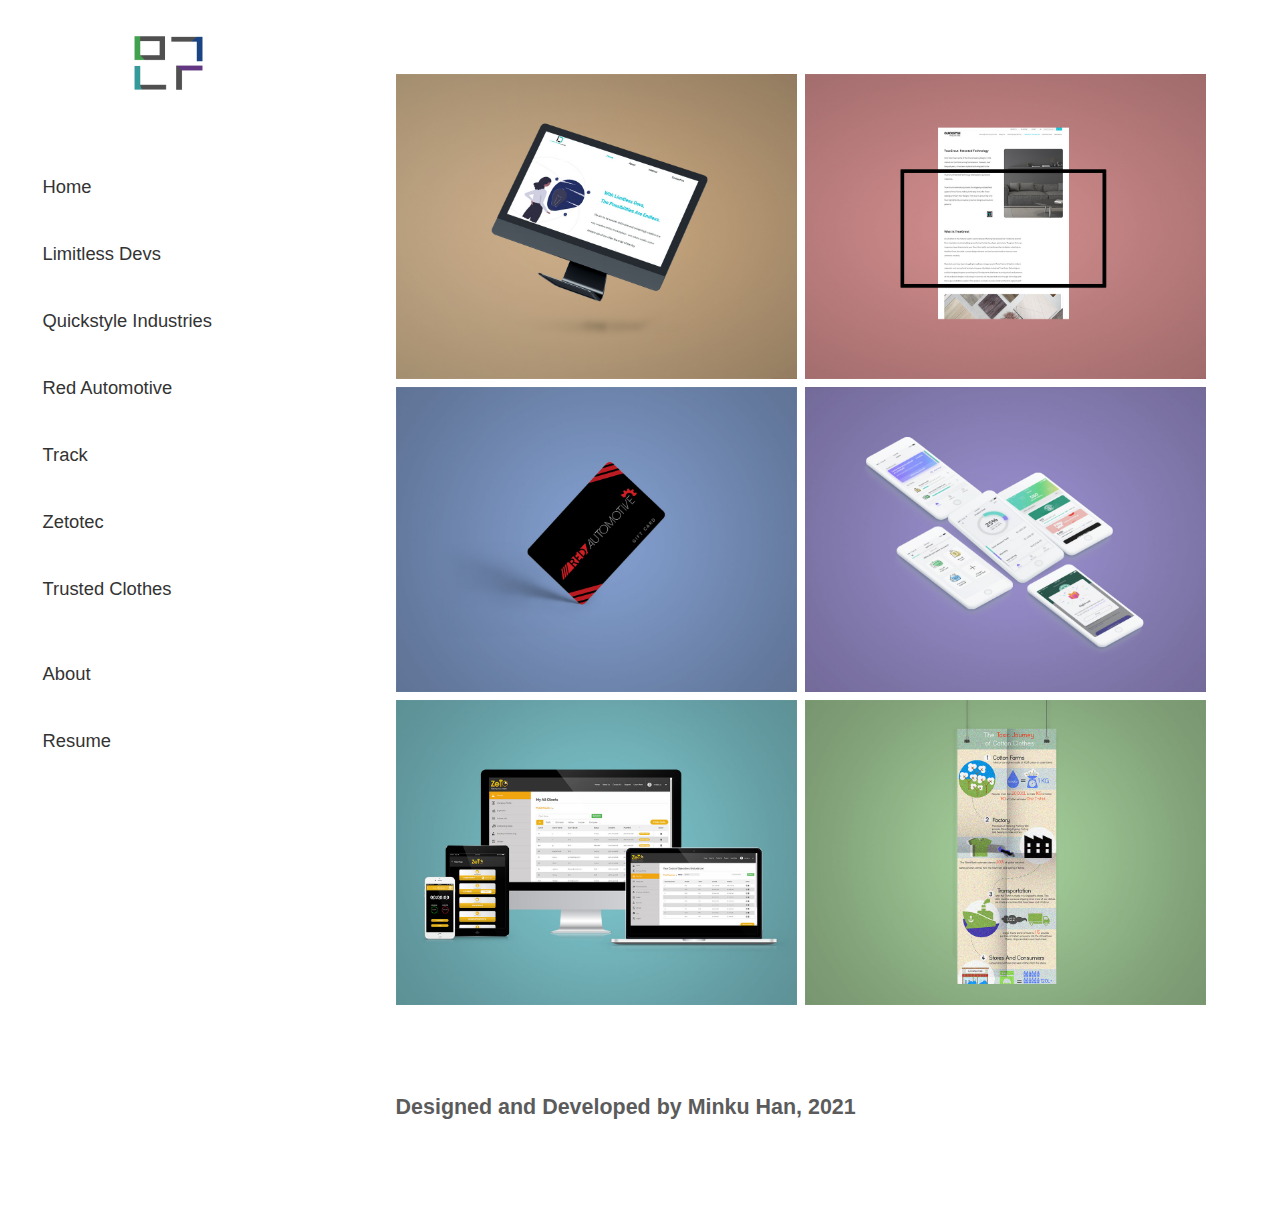
<file: index.html>
<!DOCTYPE html>
<html lang="en">

<head>
    <meta charset="UTF-8">
    <meta name="viewport" content="width=device-width, initial-scale=1.0">
    <meta http-equiv="X-UA-Compatible" content="ie=edge">
    <title>MINKU HAN</title>
    <link rel="shortcut icon" href="image/Logo/logo.png">
    <link rel="stylesheet" href="index.css">
    <link rel="stylesheet" href="menu.css">
</head>


    
<body>

          

        <nav>
            <input id="nav-toggle" type="checkbox">
            <div class="logo"> 
            <a  href="index.html" >
            <img class=brand src="image/Logo/logo.png">  
            </a>       
            </div>
            
           
            <ul class="links">
                <li><a href="index.html">Home</a></li>

                <li><a href="Limitless Devs.html">Limitless Devs</a></li>
                <li><a href="Quickstyle Industries.html">Quickstyle Industries</a></li>
                <li><a href="Red Automotive.html">Red Automotive</a></li>
                <li><a href="Track.html">Track</a></li>
                <li><a href="Zeto.html">Zetotec</a></li>
                <li><a href="Trusted Clothes.html">Trusted Clothes</a></li>


                <br>
                <li><a href="About.html">About</a></li>
                <li><a href="Resume/Minku Han's Resume.pdf" target="_blank">Resume  </a></li>
            </ul>


            <label for="nav-toggle" class="icon-burger">
                <div class="line"></div>
                <div class="line"></div>
                <div class="line"></div>
            </label>
        </nav>

        <div class="main">

   <!--Boxes Section-->
   <div class="grid-container">


       <!--Section--Quickstyle Industries-->
       <div class="boxes">
        <a class="box-title" href="Limitless Devs.html"> <h3>Limitless Devs</h3>
                     </a>
                <img src="image/Mockups/Limtless Devs/Limitless-Devs.jpg" alt="Limtless Devs"> </a>
        </div>

    
      <!--Section--Quickstyle Industries-->
      <div class="boxes">
        <a class="box-title" href="Quickstyle Industries.html"> <h3>Quickstyle Industries</h3>
                     </a>
                <img src="image/Mockups/Quickstyle Industries/Quickstyle-Main-Image.jpg" alt="Quick Style Industries"> </a>
    </div>

    


     <!--Section--Red Automotive-->
     <div class="boxes">
        <a class="box-title" href="Red Automotive.html"> <h3>Red Automotive</h3>
            
         </a>
                <img src="image/Mockups/Red Automotive/Red-Automotive-Main-Image.png" alt="Red Automotive"> </a>
    </div>

     <!--Section--Track-->
     <div class="boxes">
        <a class="box-title" href="Track.html"> TRACK </a>
                <img src="image/Mockups/Track/Track-Main-Image.png" alt="Track"> </a>
        </div>


        <!--Section--The Rocks-->
        <div class="boxes">
            <a class="box-title" href="Zeto.html"> ZetoTec </a>
                    <img src="image/Mockups/Zetotec/Zetotec-Image.png" alt="Track"> </a>
        </div>

     <!--Section--The Rocks-->
     <div class="boxes">
        <a class="box-title" href="Trusted Clothes.html"> Trusted Clothes </a>
                <img src="image/Mockups/Trusted Clothes/Trusted-Clothes-Main-image.png" alt="Track"> </a>

    </div>
    
    </div>

    <div class="footer">

        <p><b>Designed and Developed by Minku Han, 2021 </b></p>


    </div>





</div>

    </body>
  

</html>
</file>
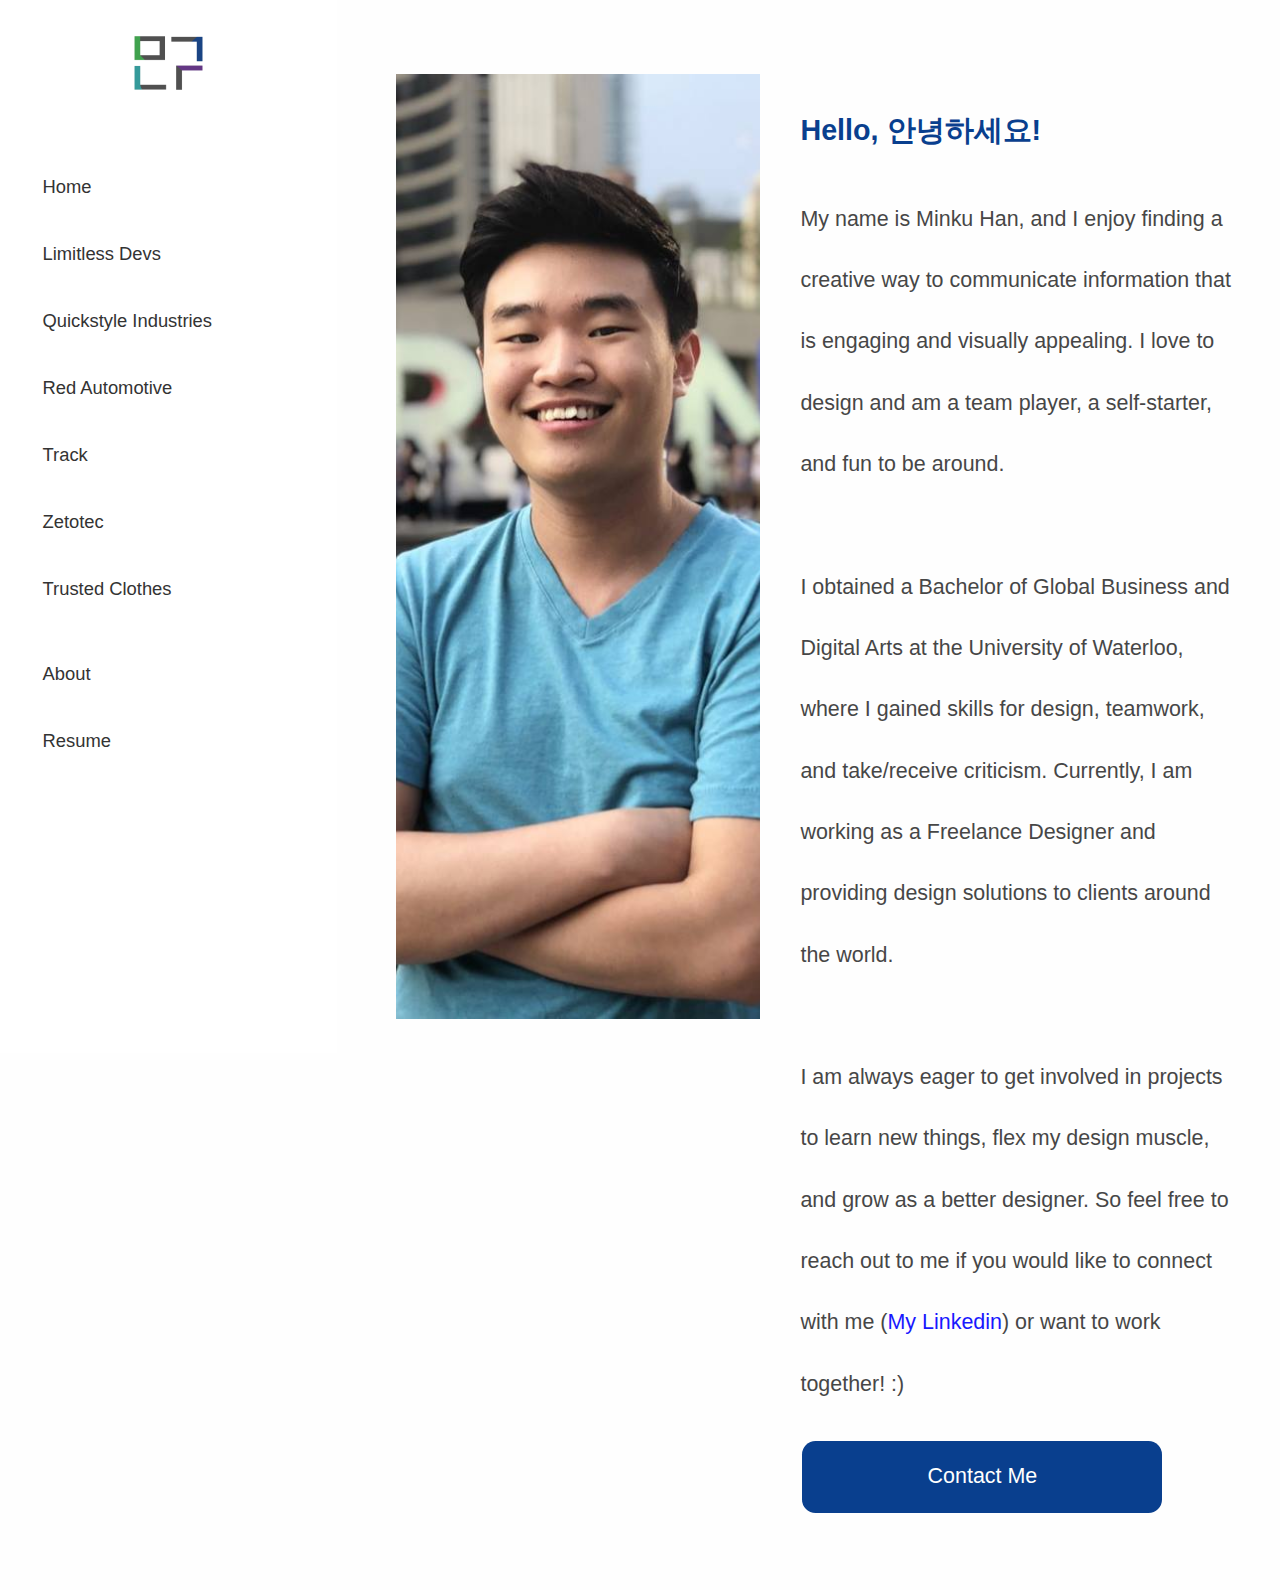
<file: About.html>
<!DOCTYPE html>
<html lang="en">

<head>
    <meta charset="UTF-8">
    <meta name="viewport" content="width=device-width, initial-scale=1.0">
    <meta http-equiv="X-UA-Compatible" content="ie=edge">
    <title>About Me</title>
    <link rel="shortcut icon" href="image/Logo/logo.png">
    <link rel="stylesheet" href="About.css">
    <link rel="stylesheet" href="menu.css">

</head>

<body>

    <!--    INTERESTED IN MORE?-->

        <!--Navigation for desktop-->
        <nav>
            <input id="nav-toggle" type="checkbox">
            <div class="logo">
                <a  href="index.html" >
                      <img class=brand src="image/Logo/logo.png"> 
               </a>       
               </div>
                

            <ul class="links">
                <li><a href="index.html">Home</a></li>
                <li><a href="Limitless Devs.html">Limitless Devs</a></li>
                <li><a href="Quickstyle Industries.html">Quickstyle Industries</a></li>
                <li><a href="Red Automotive.html">Red Automotive</a></li>
                <li><a href="Track.html">Track</a></li>
                <li><a href="Zeto.html">Zetotec</a></li>
                <li><a href="Trusted Clothes.html">Trusted Clothes</a></li>


                <br>
                <li><a href="About.html">About</a></li>
                <li><a href="Resume/Minku Han's Resume.pdf" target="_blank">Resume  </a></li>
               
            </ul>

            <!--Hamburger Menu-->
            <label for="nav-toggle" class="icon-burger">
                <div class="line"></div>
                <div class="line"></div>
                <div class="line"></div>
            </label>
        </nav> 
        
      
       

        <div class="main">
           

    <!--Boxes Section-->
    <!-- <div class="grid-container"> -->


        
                
        <div class="grid-container">
              <div class="caption">

                <div class="parallax"> 
                    <div class="cp">
                     </div>
                    </div>
                </div> 
        
            <div class="text-box2">

                    <h3>Hello, 안녕하세요!</h3>
                    <p> 
                        My name is Minku Han, and I enjoy finding a creative way to communicate information that is engaging and visually appealing. I love to design and am a team player, a self-starter, and fun to be around. 

                        <br>
                        <br>


                        I obtained a Bachelor of Global Business and Digital Arts at the University of Waterloo, where I gained skills 
                        for design, teamwork, and take/receive criticism. Currently, I am working as a Freelance Designer and providing 
                        design solutions to clients around the world.                                  
                        
                         
                        <br>
                        <br>

                        I am always eager to get involved in projects to learn new things, flex my design muscle,
                        and grow as a better designer. So feel free to reach out to me if you would like to connect with me 
                        (<a href="https://www.linkedin.com/in/minkuhan/" class="linkedin">My Linkedin</a>) or want to work together! :) 
                         </p>

                         <button class="button button1"><a href="mailto:minkukevinhan@gmail.com">Contact Me</a></button>


                    
                  
                     
                     
            </div>
        </div>
            
       







        </div>

        




            
            
        
  

            
</body>

</html>
</file>
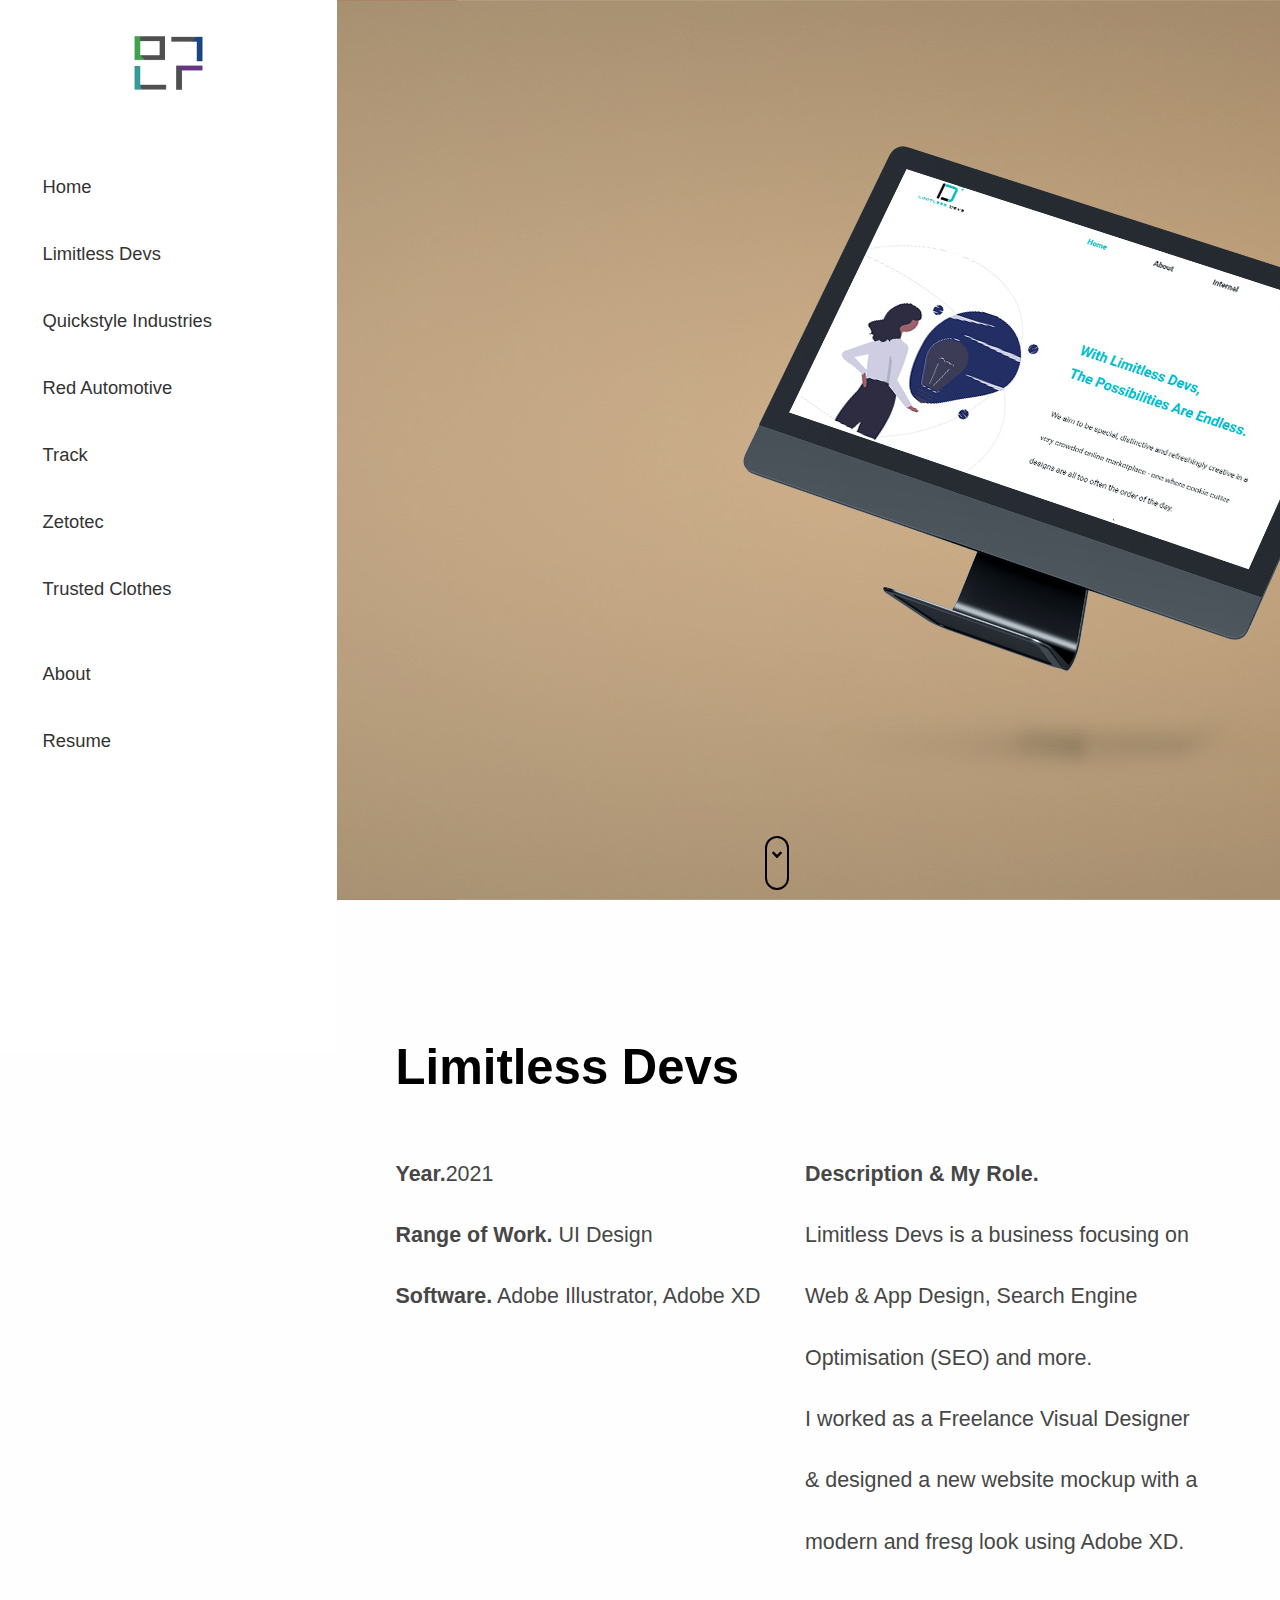
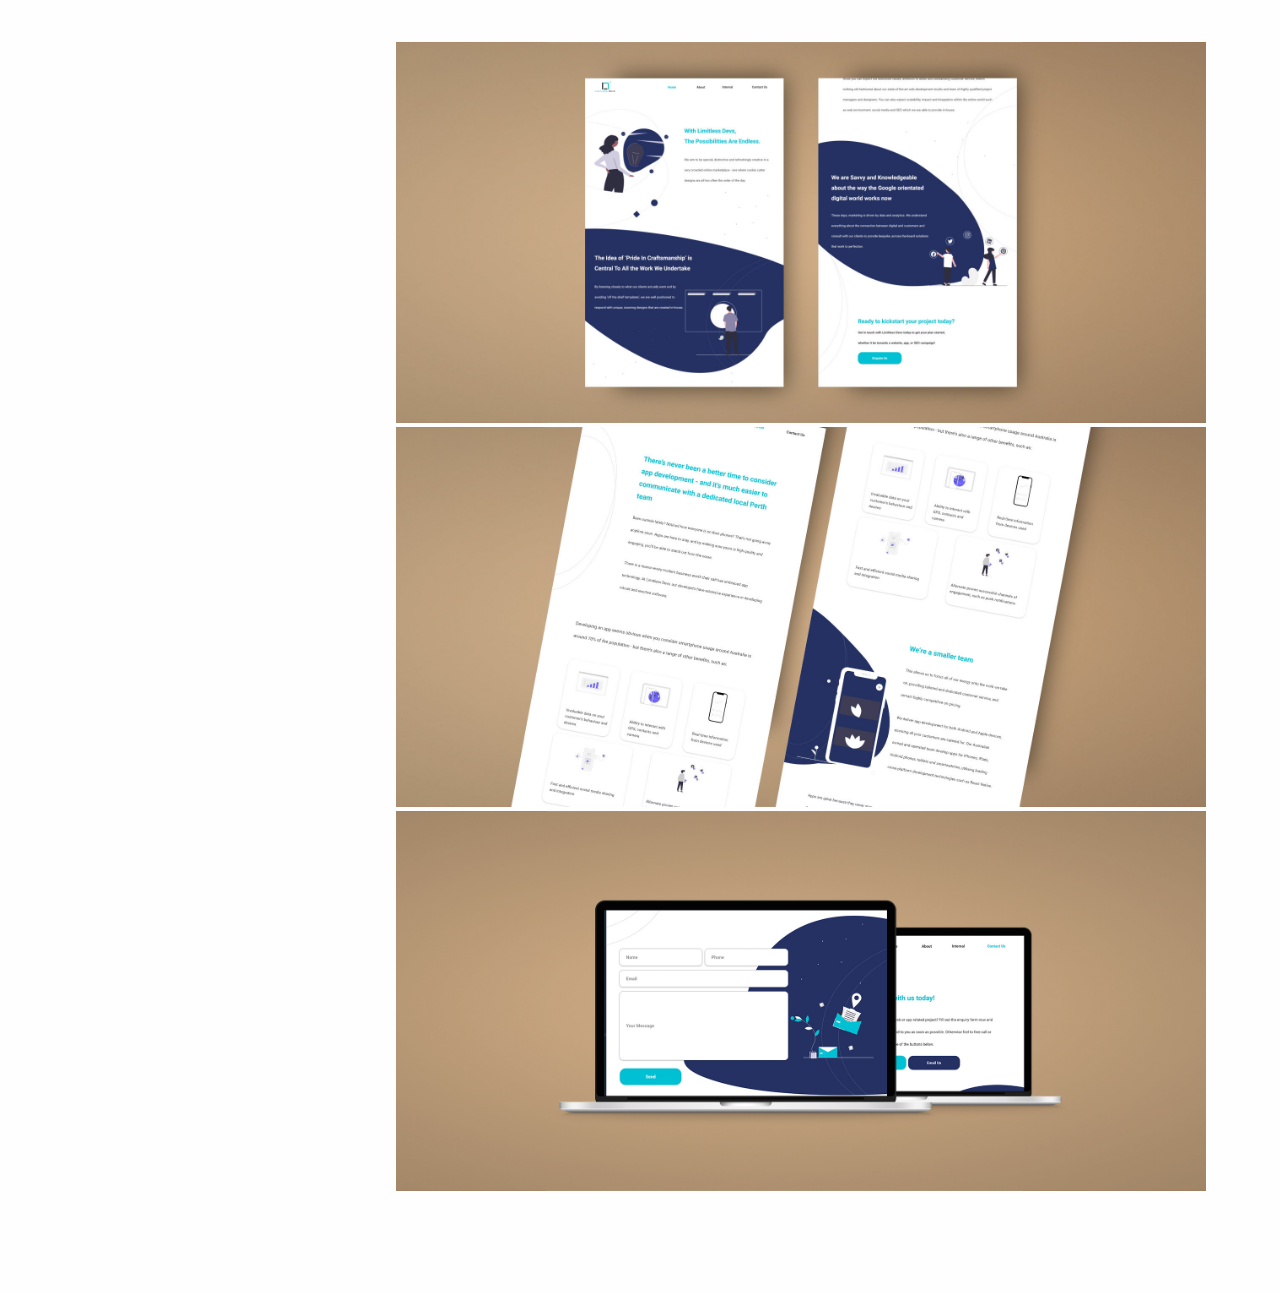
<file: Limitless Devs.html>
<!DOCTYPE html>
<html lang="en">

<head>
    <meta charset="UTF-8">
    <meta name="viewport" content="width=device-width, initial-scale=1.0">
    <meta http-equiv="X-UA-Compatible" content="ie=edge">
    <title>Red Automotive</title>
    <link rel="shortcut icon" href="image/Logo/logo.png">
    <link rel="stylesheet" href="Limitless Devs.css">
    <link rel="stylesheet" href="menu.css">

</head>

<body>

    <!--    INTERESTED IN MORE?-->

        <!--Navigation for desktop-->
        <nav>
            <input id="nav-toggle" type="checkbox">
            <div class="logo">
                <a  href="index.html" >
                      <img class=brand src="image/Logo/logo.png"> 
               </a>       
               </div>
                

            <ul class="links">
                <li><a href="index.html">Home</a></li>

                <li><a href="Limitless Devs.html">Limitless Devs</a></li>
                <li><a href="Quickstyle Industries.html">Quickstyle Industries</a></li>
                <li><a href="Red Automotive.html">Red Automotive</a></li>
                <li><a href="Track.html">Track</a></li>
                <li><a href="Zeto.html">Zetotec</a></li>
                <li><a href="Trusted Clothes.html">Trusted Clothes</a></li>


                <br>
                <li><a href="About.html">About</a></li>
                <li><a href="Resume/Minku Han's Resume.pdf" target="_blank">Resume  </a></li>
            </ul>

            <!--Hamburger Menu-->
            <label for="nav-toggle" class="icon-burger">
                <div class="line"></div>
                <div class="line"></div>
                <div class="line"></div>
            </label>
        </nav> 
        
      
        <div class="caption">

        <div class="parallax"> 

            <a href="#sec-1">         
                <div class="scroll-down">
                    </div>
                </a>
            <div class="cp">
             </div>
            </div>
        </div> 
       

        <div class="main">
           

    <!--Boxes Section-->
    <!-- <div class="grid-container"> -->

        <section id="sec-1">


        <h1>Limitless Devs</h1>

        
                
        <div class="grid-container">
            <div class="text-box1">
              
                <p> 
                   <b>Year.</b>2021 <br>
                   <b>Range of Work.</b>  UI Design <br>
                   <b>Software.</b> Adobe Illustrator, Adobe XD
                </p>
            </div>
        
            <div class="text-box2">
                <p> <b>Description & My Role.</b> <br>
                    Limitless Devs is a business focusing on Web & App Design, Search Engine Optimisation (SEO) and more. <br>
                    I worked as a Freelance Visual Designer & designed a new website mockup with a modern and fresg look using Adobe XD.
                    </p>
            </div>
        </div>

        </section>
            
        <div class="mockups">
        <img src="image/Mockups/Limtless Devs/Limitless-Devs Mockup1.jpg" alt="Website Mockup"> 
        <img src="image/Mockups/Limtless Devs/Limitless-Devs Mockup3.jpg" alt="Website Mockup"> 
        <img src="image/Mockups/Limtless Devs/Limitless-Devs-Mockup2.jpg" alt="Website Mockup"> 

        
        </div>








        </div>

        




            
            
        
  

            
</body>

</html>
</file>
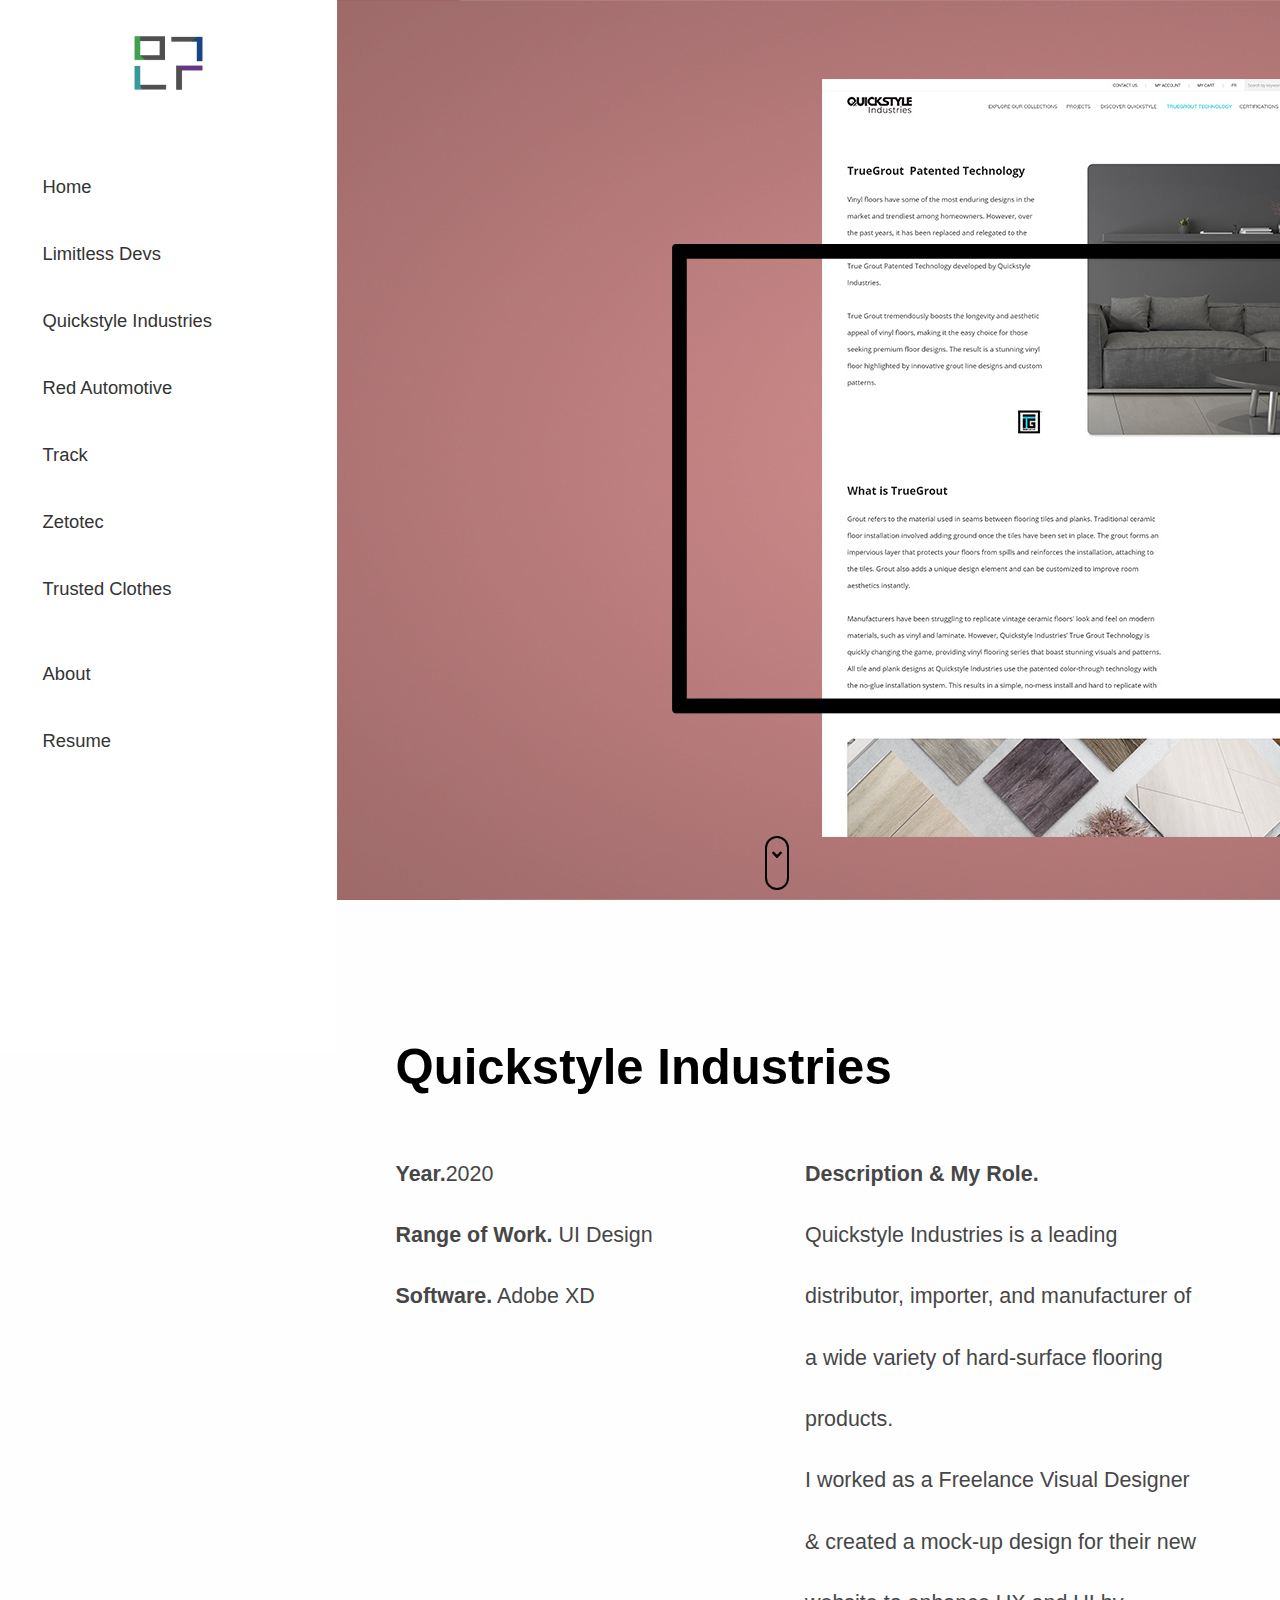
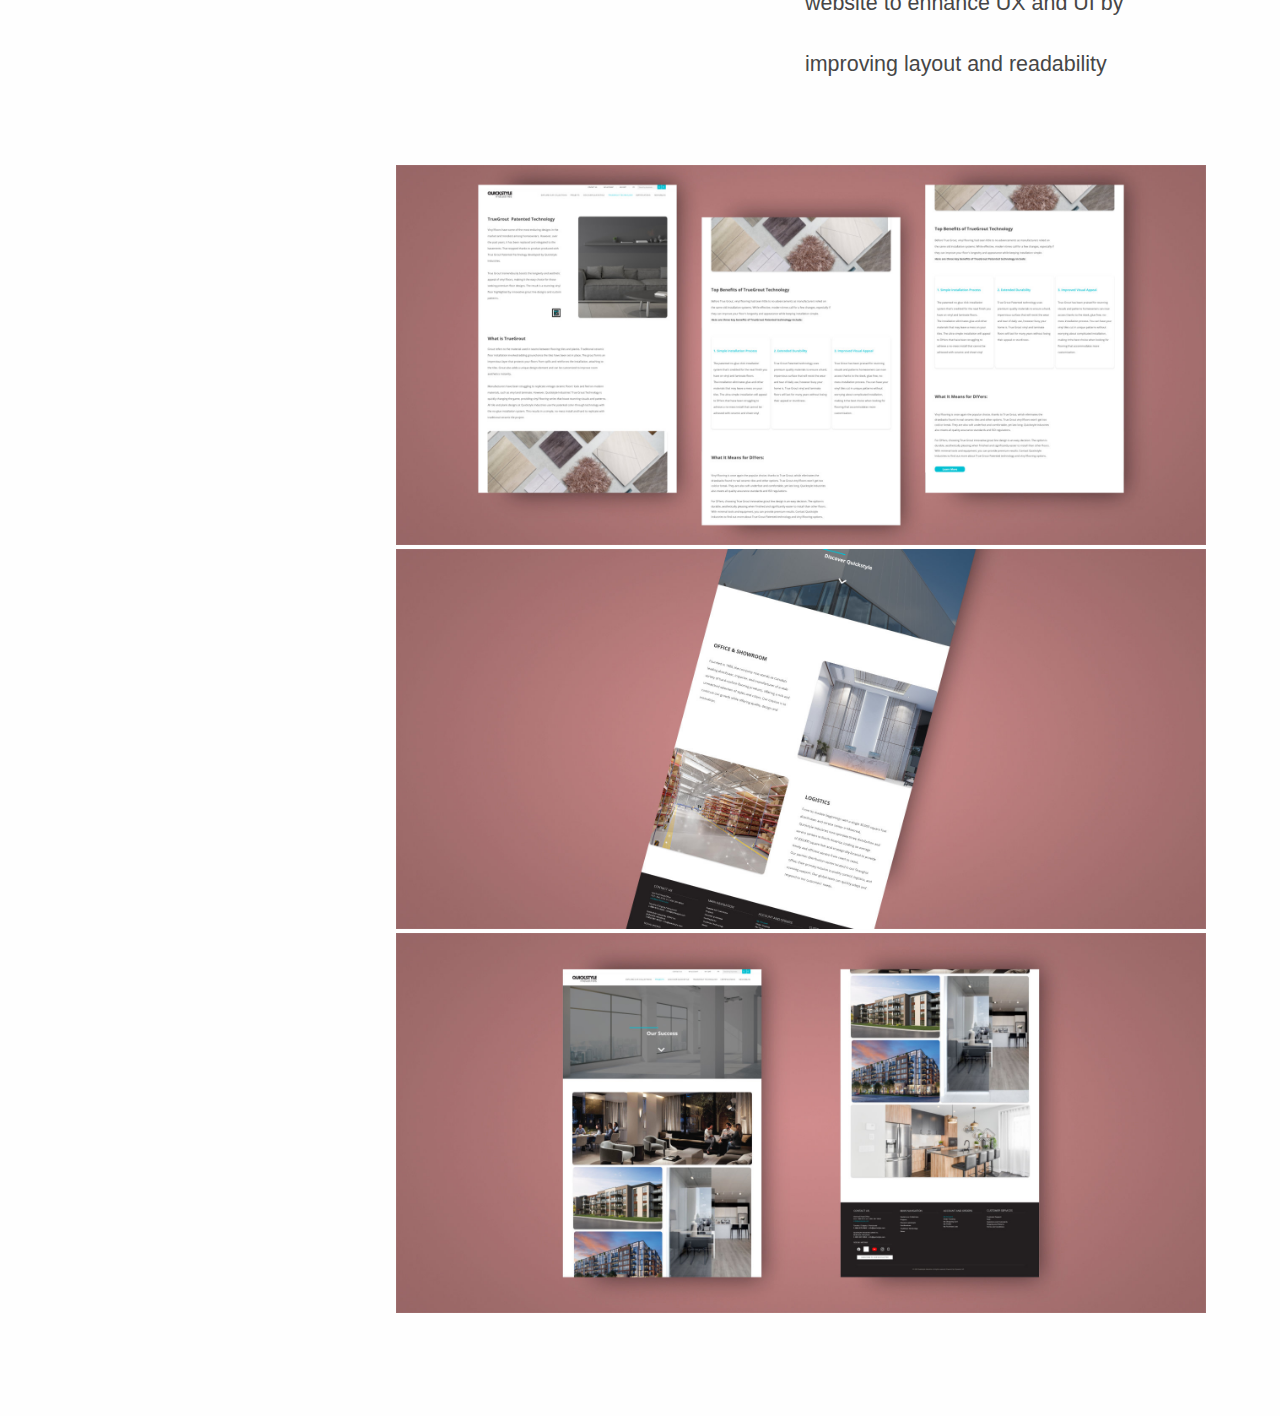
<file: Quickstyle Industries.html>
<!DOCTYPE html>
<html lang="en">

<head>
    <meta charset="UTF-8">
    <meta name="viewport" content="width=device-width, initial-scale=1.0">
    <meta http-equiv="X-UA-Compatible" content="ie=edge">
    <title>Quickstyle Industries</title>
    <link rel="shortcut icon" href="image/Logo/logo.png">
    <link rel="stylesheet" href="Quickstyle Industries.css">
    <link rel="stylesheet" href="menu.css">

</head>

<body>

    <!--    INTERESTED IN MORE?-->

        <!--Navigation for desktop-->
        <nav>
            <input id="nav-toggle" type="checkbox">
            <div class="logo">
                <a  href="index.html" >
                      <img class=brand src="image/Logo/logo.png"> 
               </a>       
               </div>
                

            <ul class="links">
                <li><a href="index.html">Home</a></li>
                <li><a href="Limitless Devs.html">Limitless Devs</a></li>
                <li><a href="Quickstyle Industries.html">Quickstyle Industries</a></li>
                <li><a href="Red Automotive.html">Red Automotive</a></li>
                <li><a href="Track.html">Track</a></li>
                <li><a href="Zeto.html">Zetotec</a></li>
                <li><a href="Trusted Clothes.html">Trusted Clothes</a></li>


                <br>
                <li><a href="About.html">About</a></li>
                <li><a href="Resume/Minku Han's Resume.pdf" target="_blank">Resume  </a></li>
            </ul>

            <!--Hamburger Menu-->
            <label for="nav-toggle" class="icon-burger">
                <div class="line"></div>
                <div class="line"></div>
                <div class="line"></div>
            </label>
        </nav> 
        
      
        <div class="caption">

        <div class="parallax"> 


            <a href="#sec-1">         
                <div class="scroll-down">
                    </div>
                </a>
            <div class="cp">
             </div>
            </div>
        </div> 
       

        <div class="main">
           

    <!--Boxes Section-->
    <!-- <div class="grid-container"> -->


        <section id="sec-1">


        <h1>Quickstyle Industries</h1>

        
                
        <div class="grid-container">
            <div class="text-box1">
                
                <p> 
                   <b>Year.</b>2020 <br>
                   <b>Range of Work.</b>  UI Design <br>
                   <b>Software.</b> Adobe XD
                </p>
            </div>
        
            <div class="text-box2">
                <p> <b>Description & My Role.</b> <br>

                    Quickstyle Industries is a leading distributor, importer, and manufacturer 
                    of a wide variety of hard-surface flooring products. <br>
                    
                    I worked as a Freelance Visual Designer & created a mock-up design for their new website to enhance UX and UI by improving layout and readability
                    
                    </p>
            </div>
        </div>

        </section>
            
        <div class="mockups">
        <img src="image/Mockups/Quickstyle Industries/Quickstyle-Website 1.jpg" alt="Website Mockup"> 
        <img src="image/Mockups/Quickstyle Industries/Quickstyle-Website 3.jpg" alt="Website Mockup">
        <img src="image/Mockups/Quickstyle Industries/Quickstyle-Website 2.jpg" alt="Website Mockup">
       
        </div>








        </div>

        




            
            
        
  

            
</body>

</html>
</file>
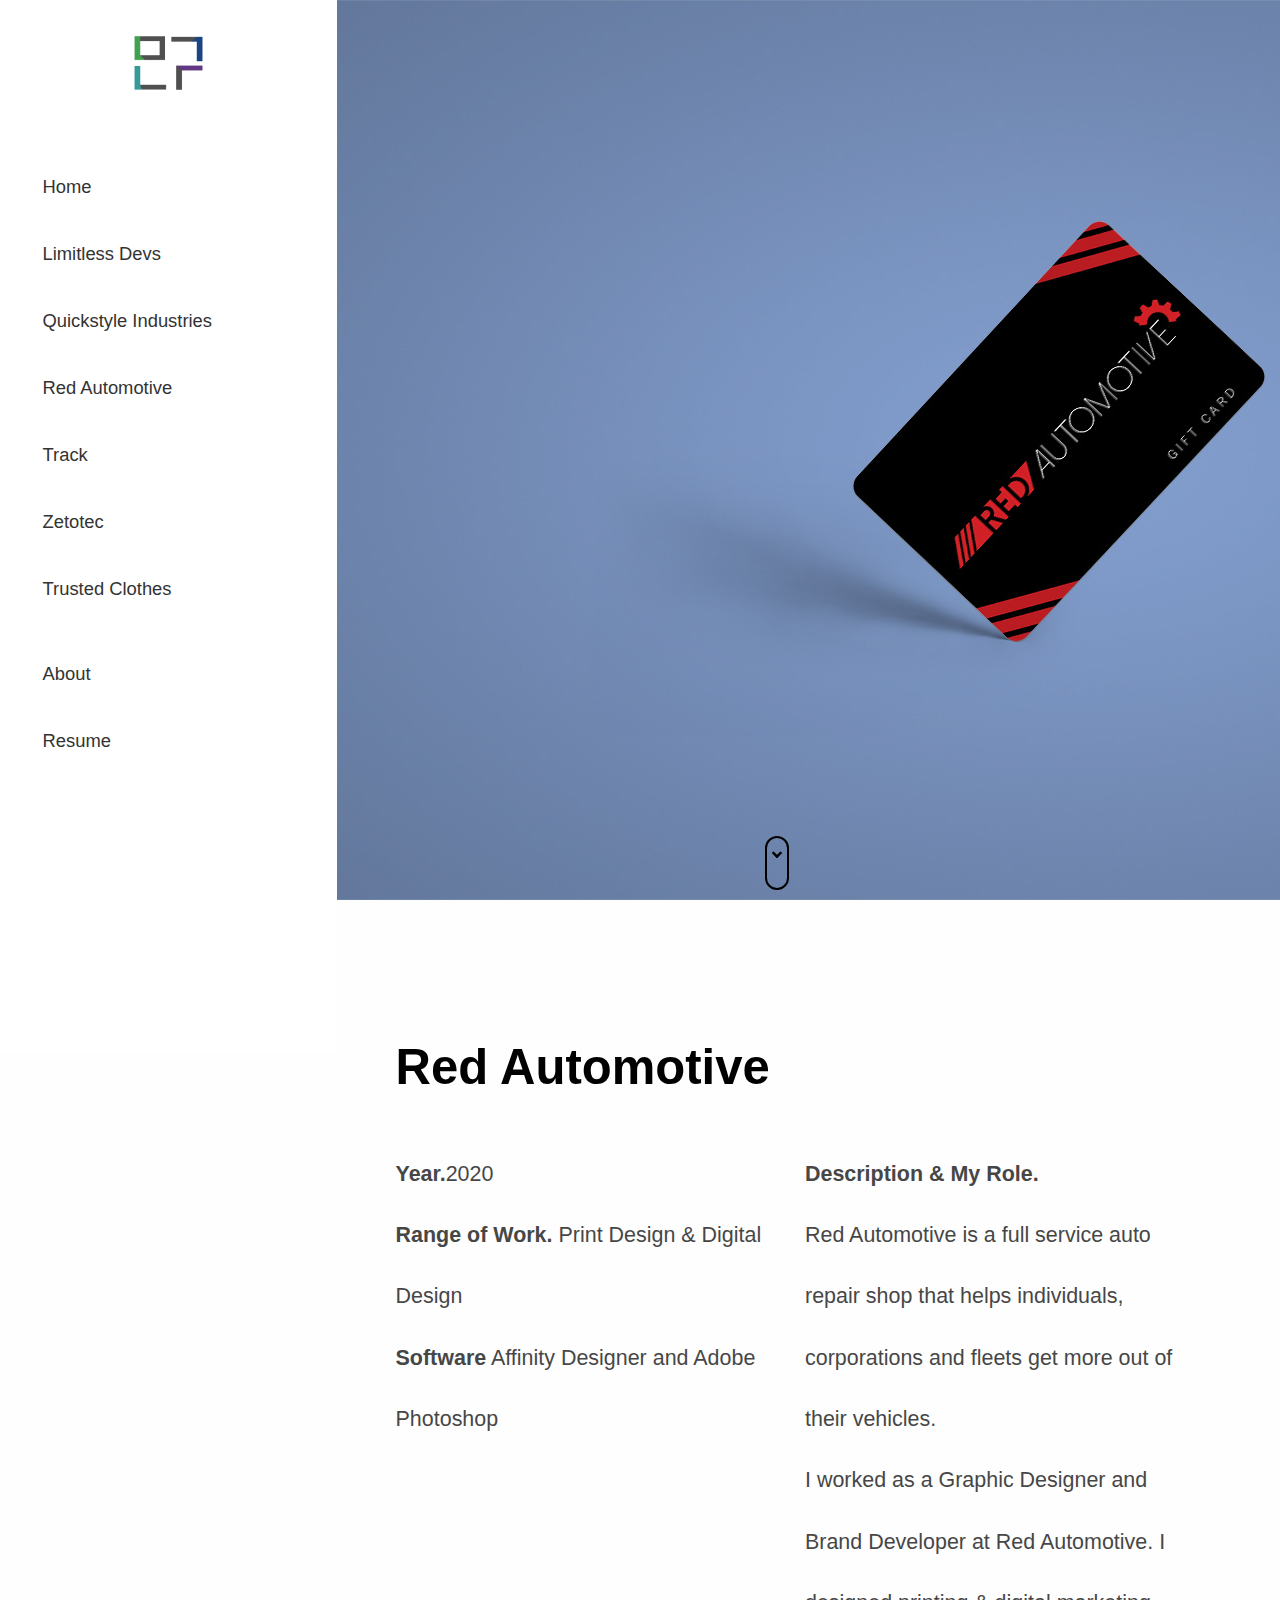
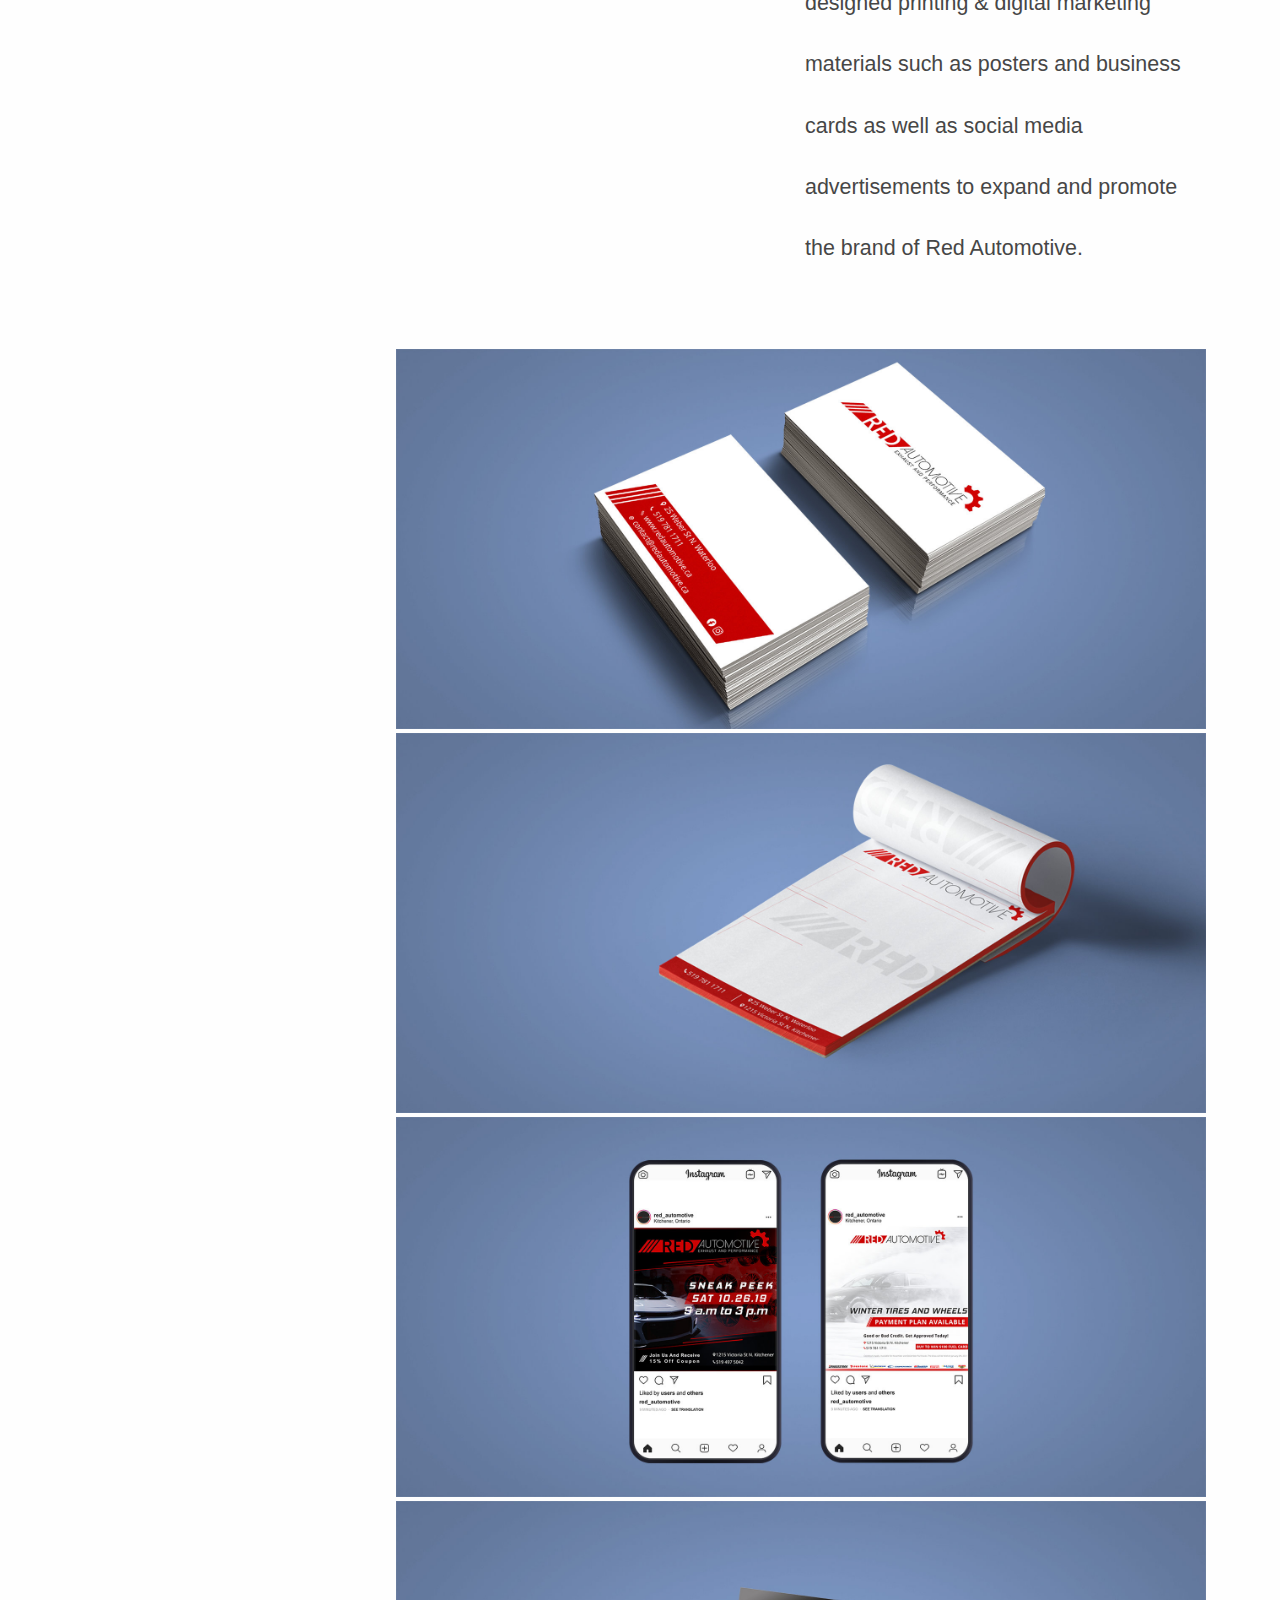
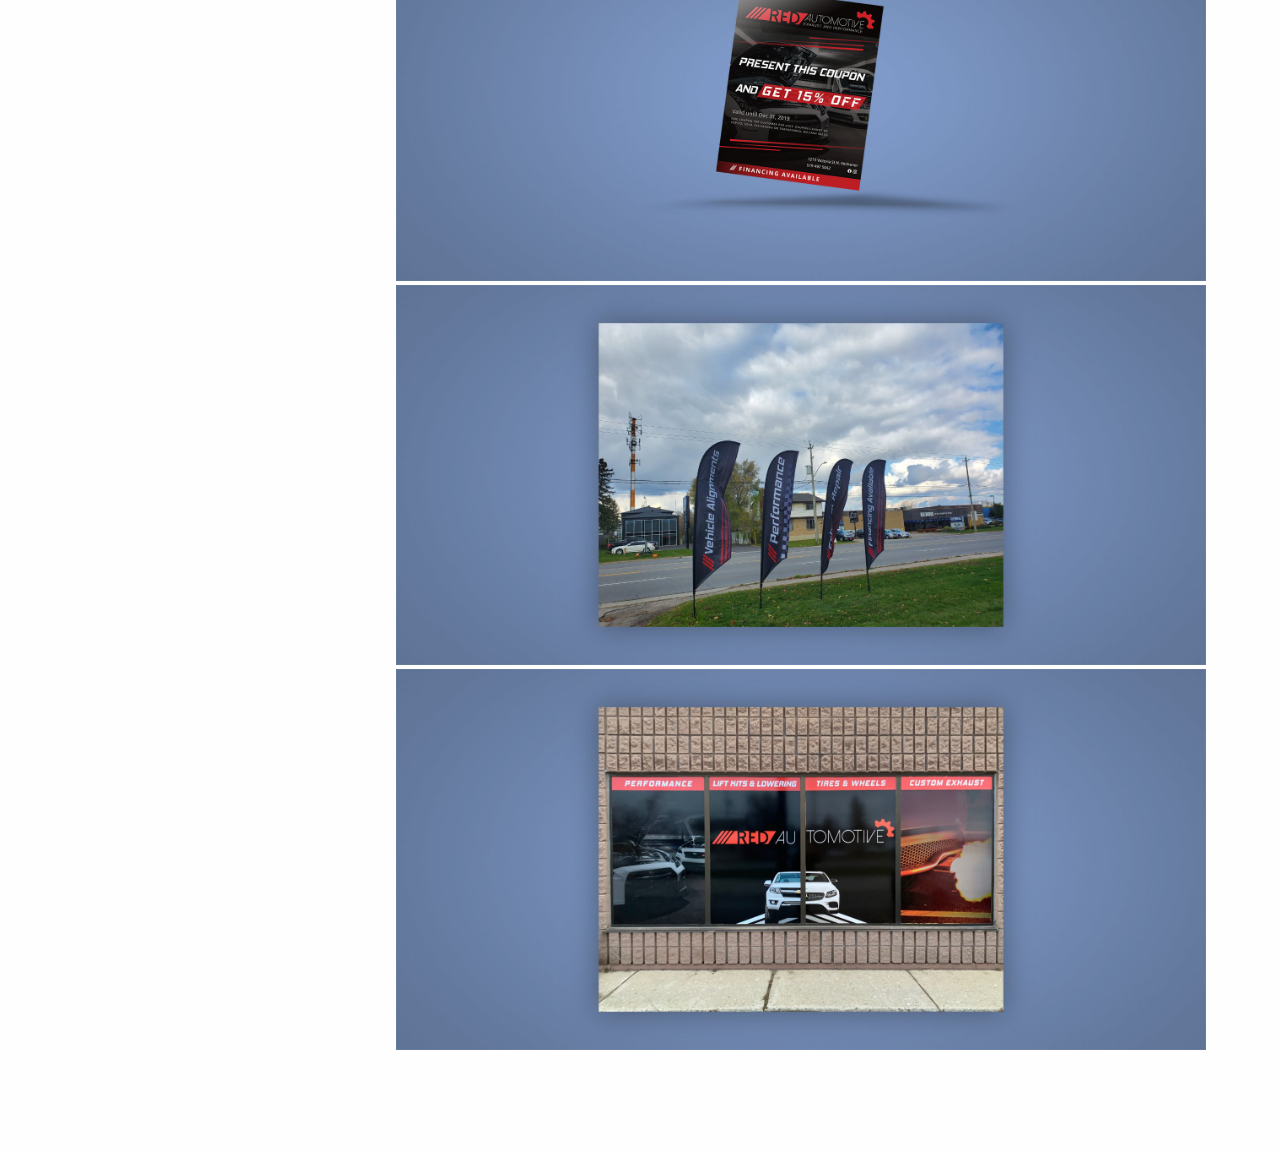
<file: Red Automotive.html>
<!DOCTYPE html>
<html lang="en">

<head>
    <meta charset="UTF-8">
    <meta name="viewport" content="width=device-width, initial-scale=1.0">
    <meta http-equiv="X-UA-Compatible" content="ie=edge">
    <title>Red Automotive</title>
    <link rel="shortcut icon" href="image/Logo/logo.png">
    <link rel="stylesheet" href="Red Automotive.css">
    <link rel="stylesheet" href="menu.css">

</head>

<body>

    <!--    INTERESTED IN MORE?-->

        <!--Navigation for desktop-->
        <nav>
            <input id="nav-toggle" type="checkbox">
            <div class="logo">
                <a  href="index.html" >
                      <img class=brand src="image/Logo/logo.png"> 
               </a>       
               </div>
                

            <ul class="links">
                <li><a href="index.html">Home</a></li>
                <li><a href="Limitless Devs.html">Limitless Devs</a></li>
                <li><a href="Quickstyle Industries.html">Quickstyle Industries</a></li>
                <li><a href="Red Automotive.html">Red Automotive</a></li>
                <li><a href="Track.html">Track</a></li>
                <li><a href="Zeto.html">Zetotec</a></li>
                <li><a href="Trusted Clothes.html">Trusted Clothes</a></li>


                <br>
                <li><a href="About.html">About</a></li>
                <li><a href="Resume/Minku Han's Resume.pdf" target="_blank">Resume  </a></li>
            </ul>

            <!--Hamburger Menu-->
            <label for="nav-toggle" class="icon-burger">
                <div class="line"></div>
                <div class="line"></div>
                <div class="line"></div>
            </label>
        </nav> 
        
      
        <div class="caption">

        <div class="parallax">

            <a href="#sec-1">         
                <div class="scroll-down">
                    </div>
                </a>
            
            
            <div class="cp">
             </div>
            </div>
        </div> 
       

        <div class="main">
           

    <!--Boxes Section-->
    <!-- <div class="grid-container"> -->

        <section id="sec-1">


        <h1>Red Automotive</h1>

        
                
        <div class="grid-container">
            <div class="text-box1">
                
                <p> 
                   <b>Year.</b>2020 <br>
                   <b>Range of Work.</b>  Print Design & Digital Design <br>
                   <b>Software</b> Affinity Designer and  Adobe Photoshop
                </p>
            </div>
        
            <div class="text-box2">
                <p> <b>Description & My Role.</b> <br>
                    Red Automotive is a full service auto repair shop that helps individuals, 
                    corporations and fleets get more out of their vehicles. <br>
                    I worked as a Graphic Designer and Brand Developer at Red Automotive. 
                    I designed printing & digital marketing materials such as posters and business cards
                     as well as social media advertisements to expand and promote the brand of Red Automotive.
                    </p>
            </div>
        </div>

        </section>
            
        <div class="mockups">
        <img src="image/Mockups/Red Automotive/Red-Automotive-Business-Card.jpg" alt="Business Card"> 
        <img src="image/Mockups/Red Automotive/Red-Automotive-Notepad.jpg" alt="Notepad">
        <img src="image/Mockups/Red Automotive/Red-Automotive-Social-Media.png" alt="Social Media Images">
        <img src="image/Mockups/Red Automotive/Red-Automotive-Coupon.png" alt="Coupon">
        <img src="image/Mockups/Red Automotive/Red-Automotive-Flag.png" alt="Flag">
        <img src="image/Mockups/Red Automotive/Red-Automotive-Window.png" alt="Window">
        </div>








        </div>

        




            
            
        
  

            
</body>

</html>
</file>
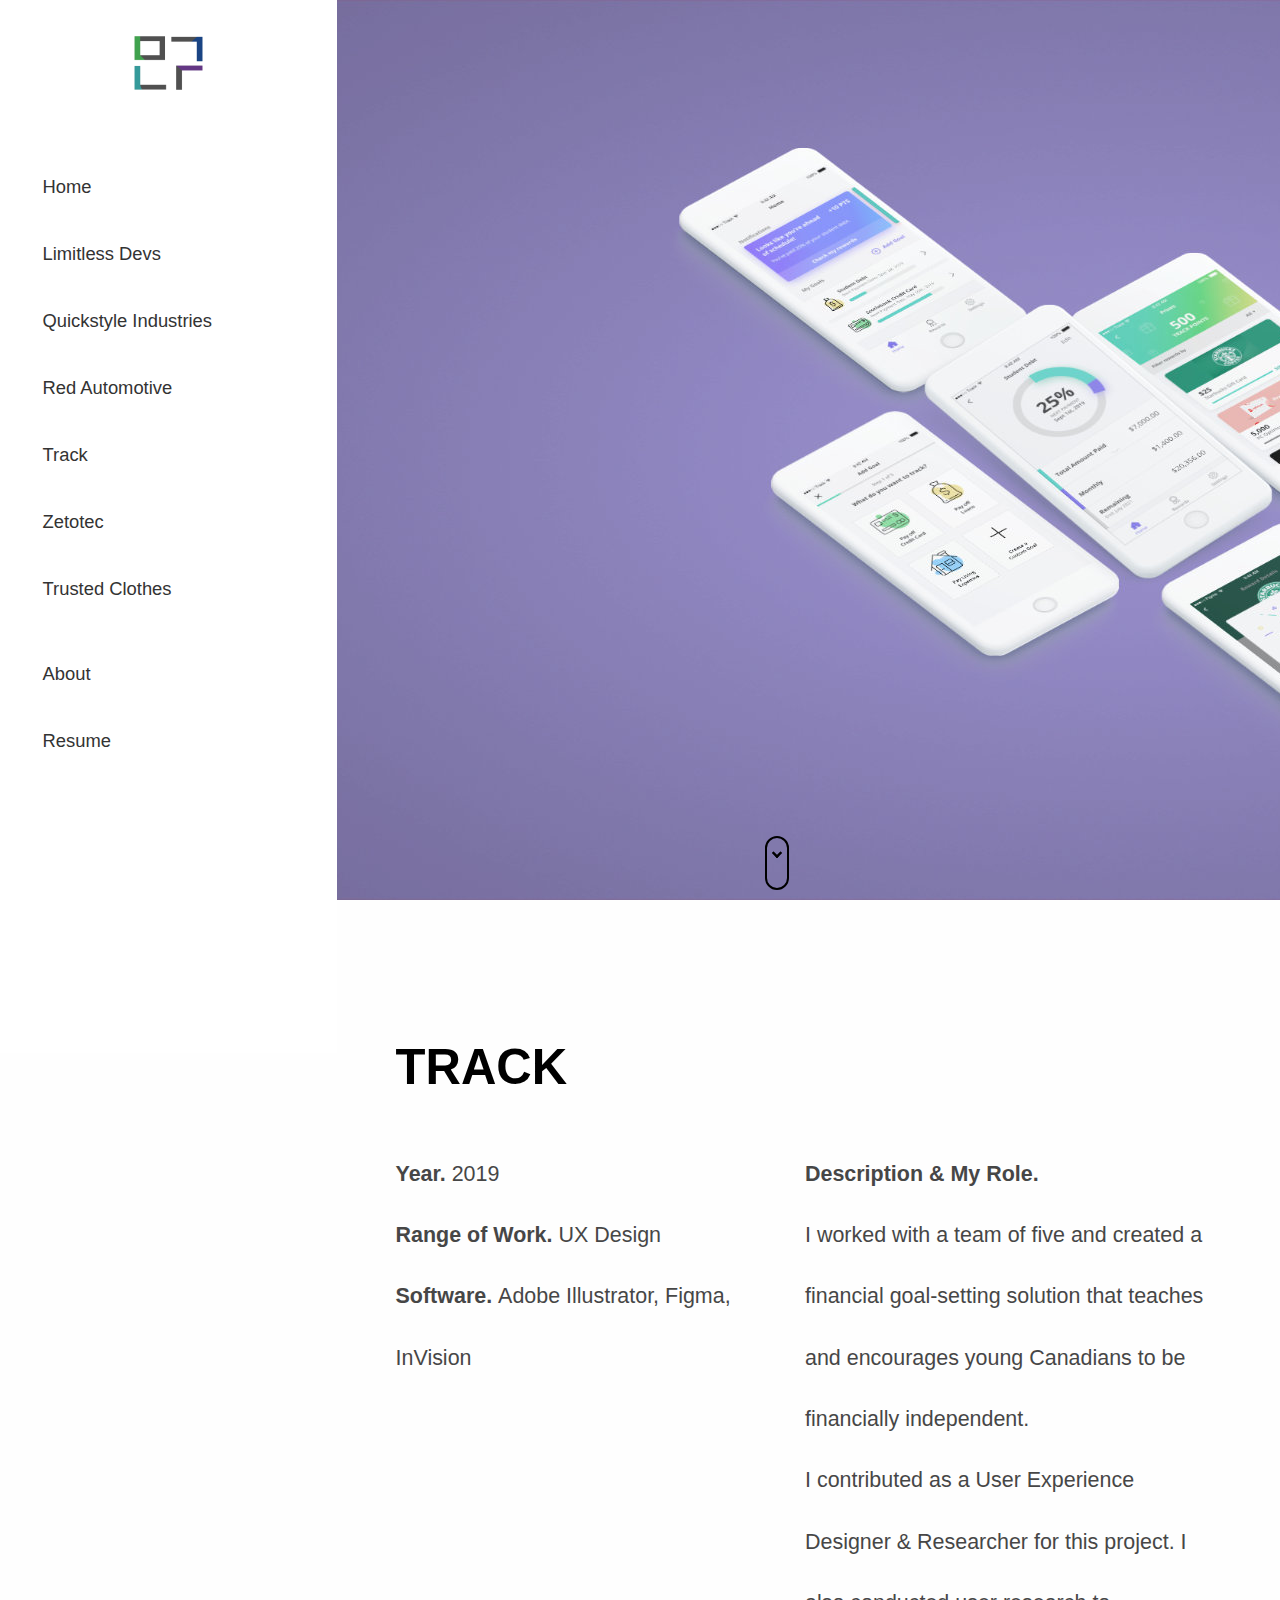
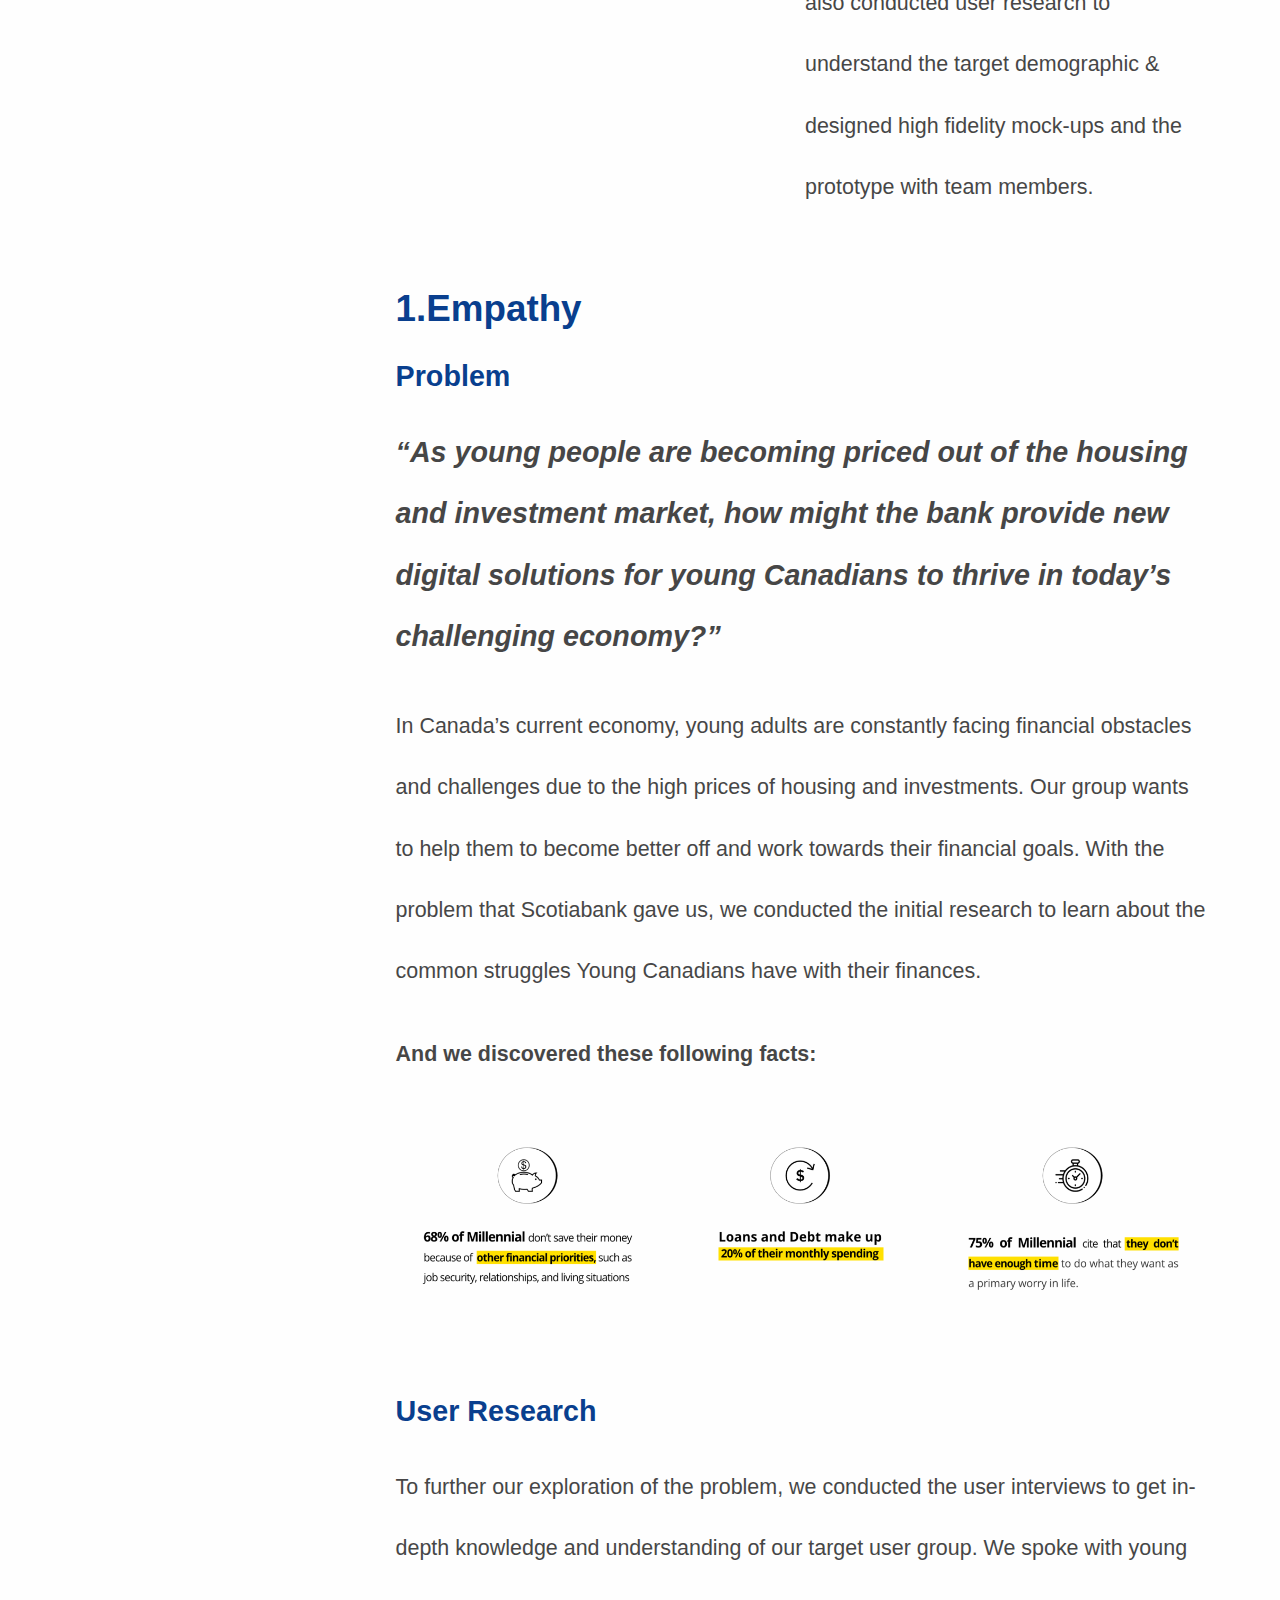
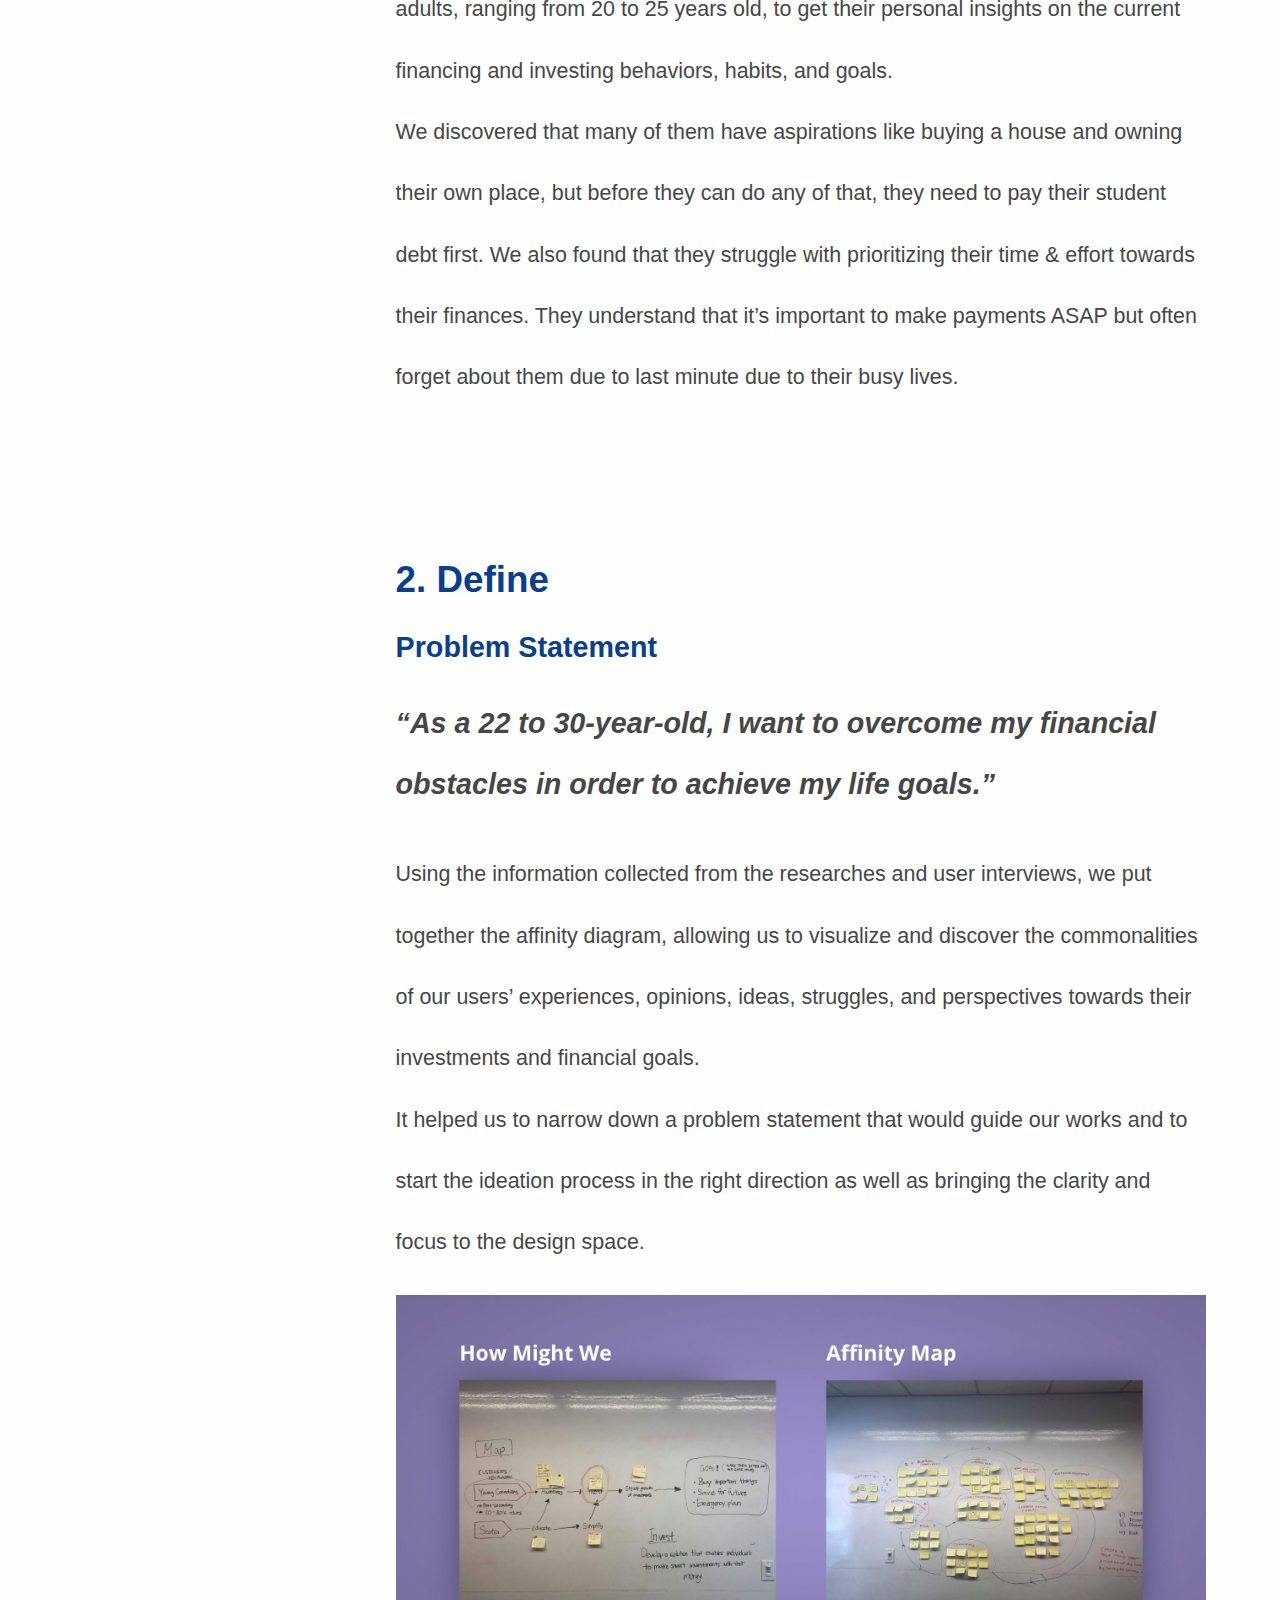
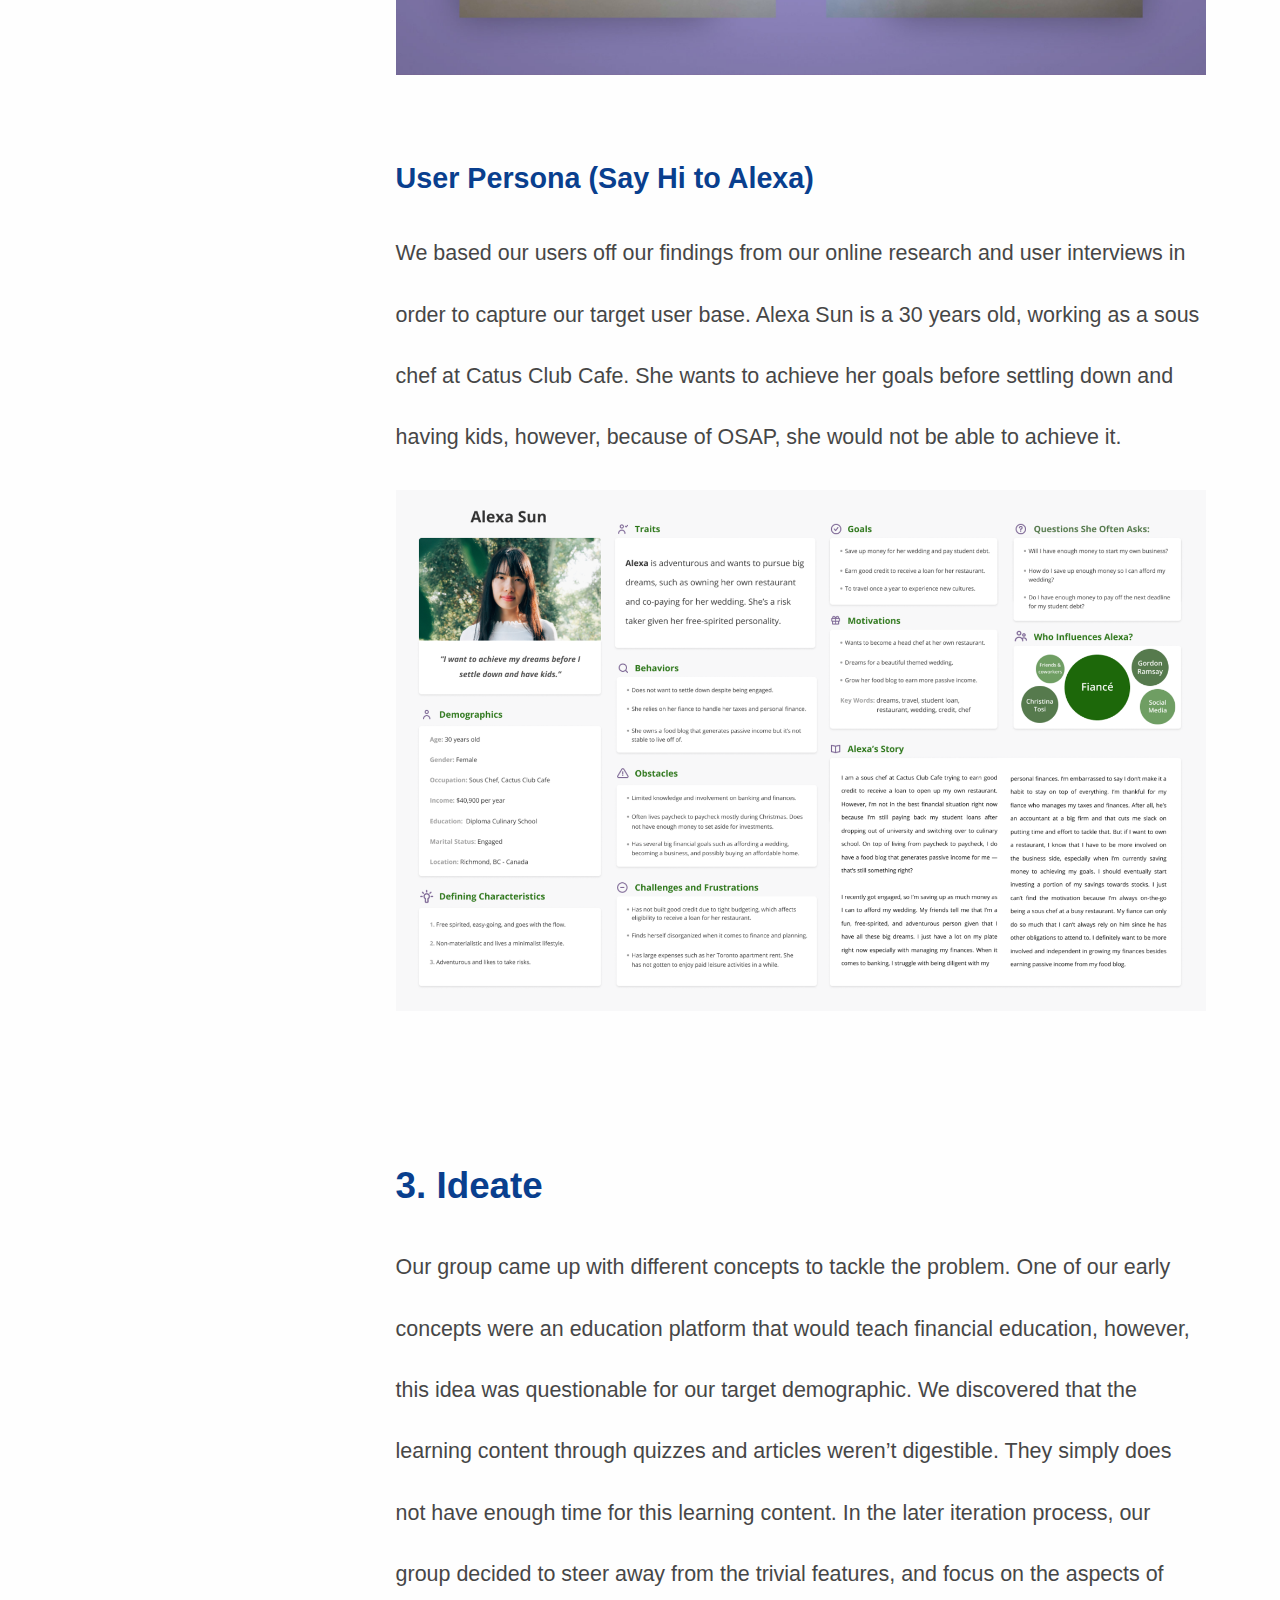
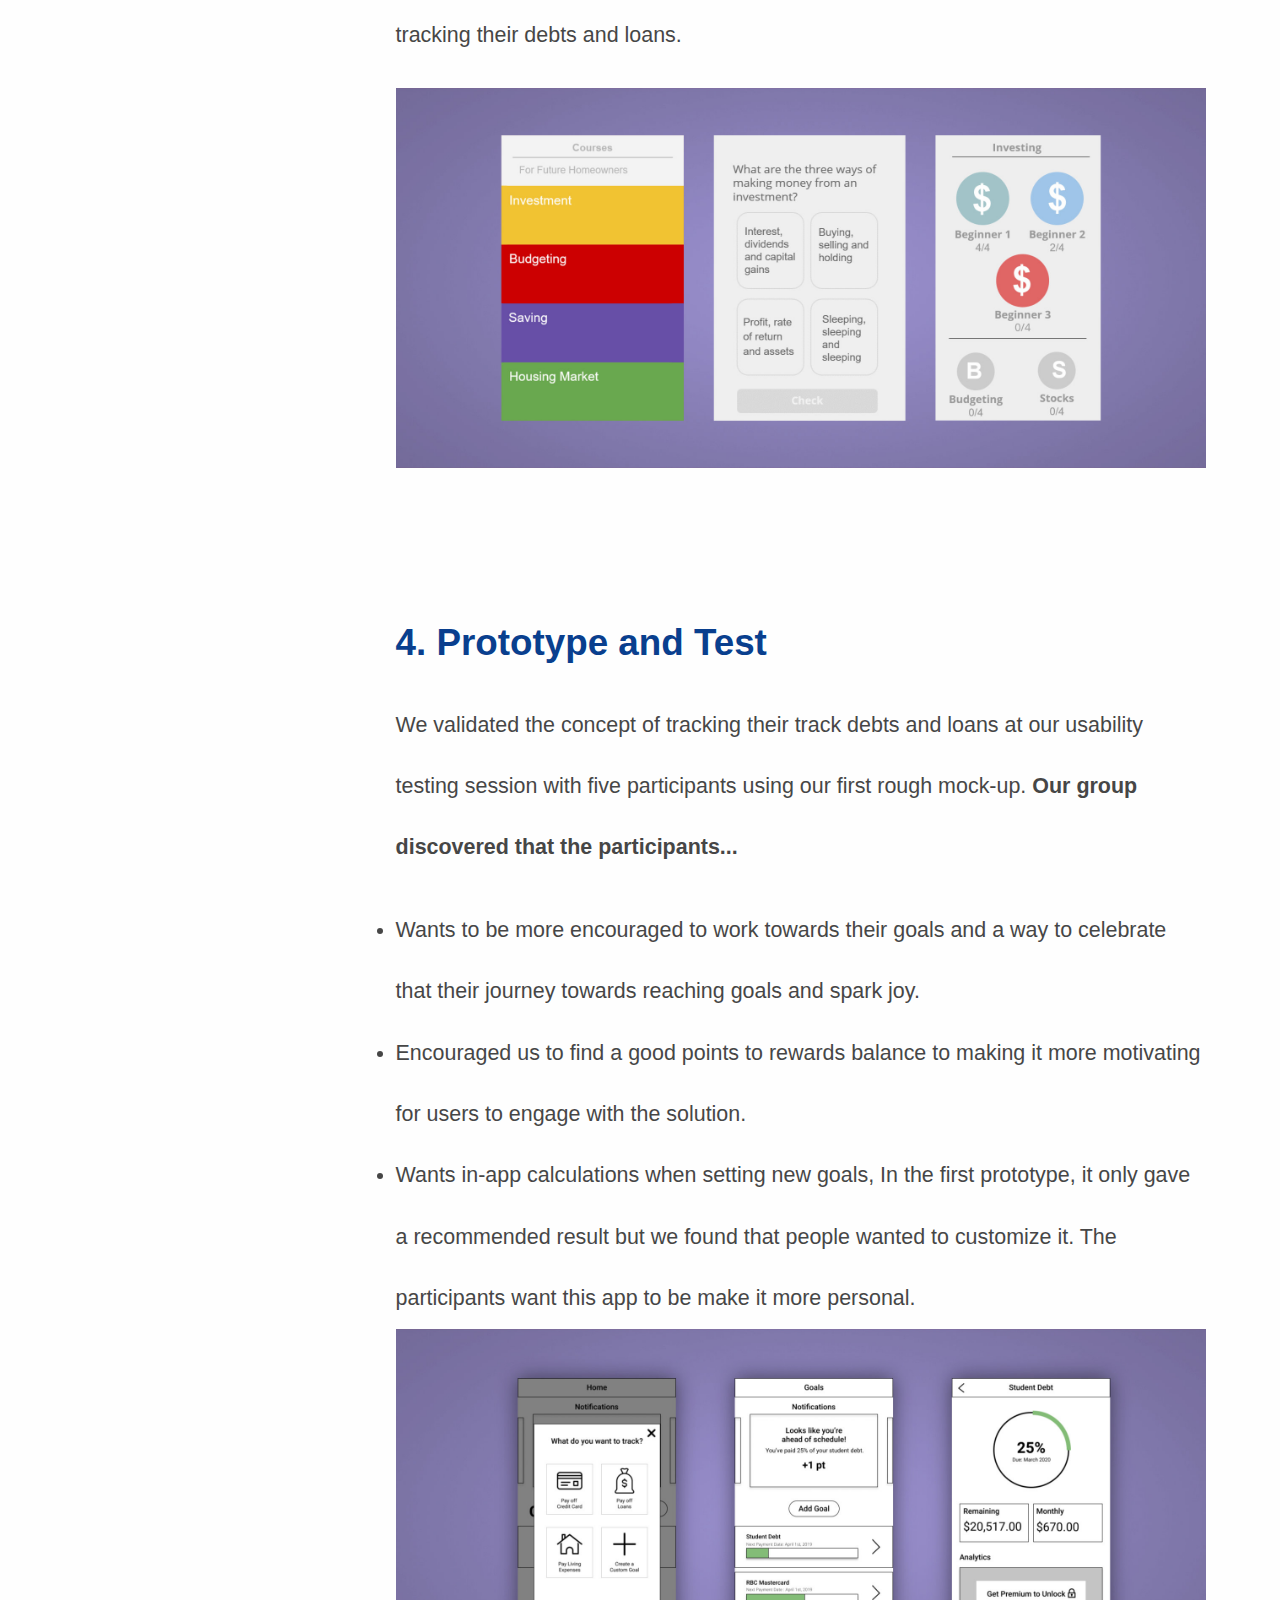
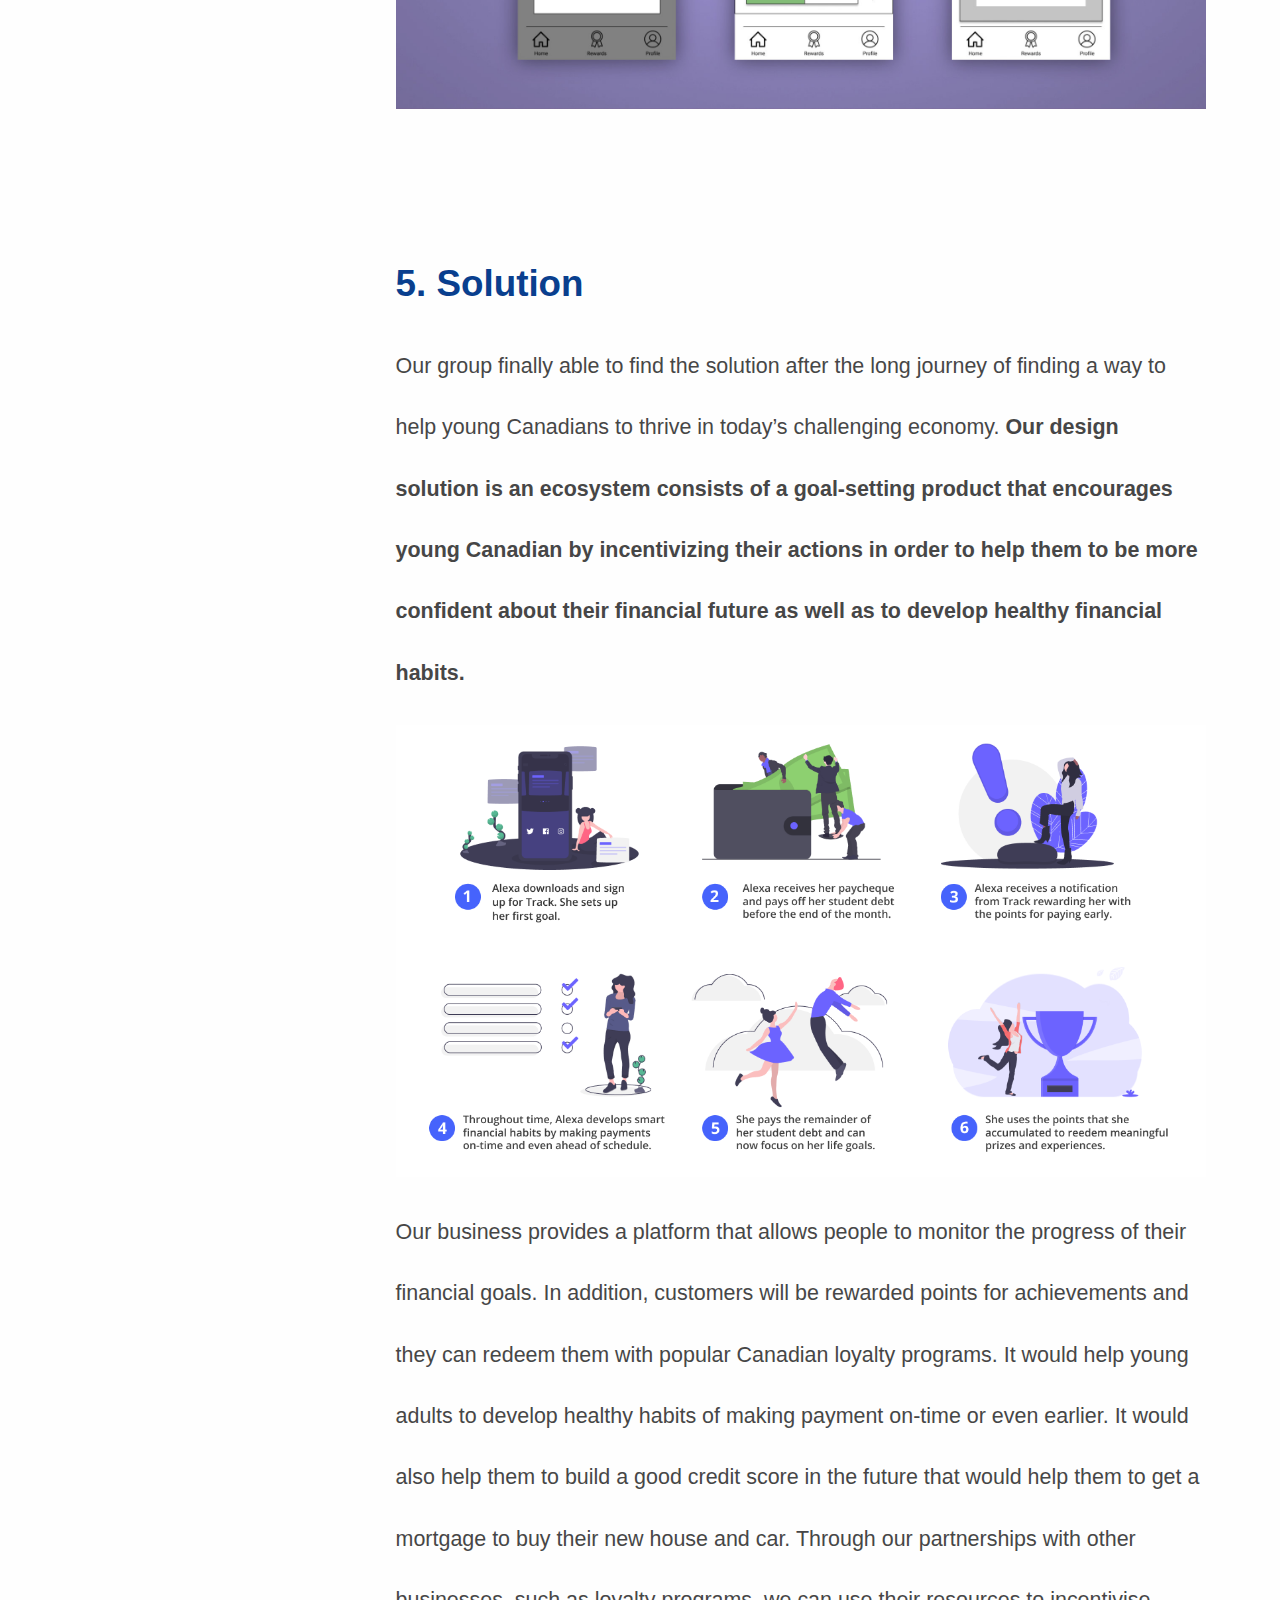
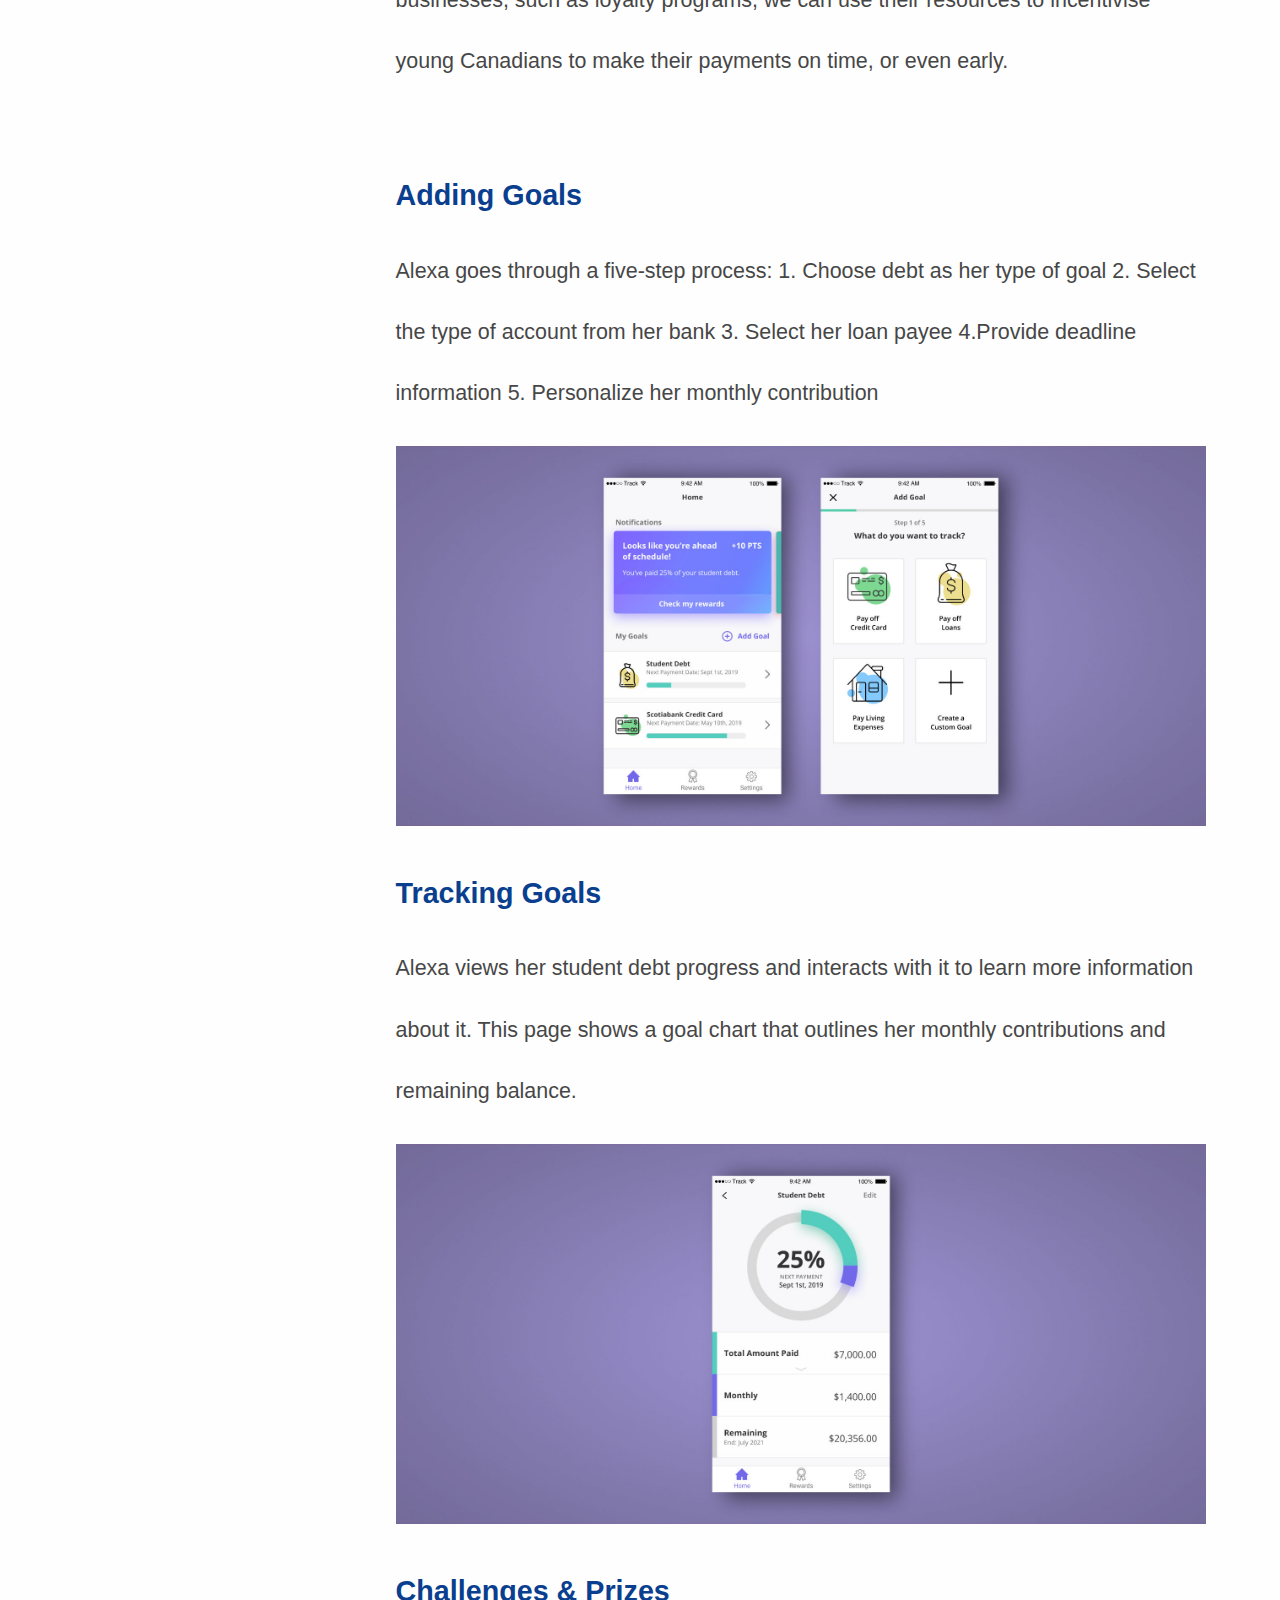
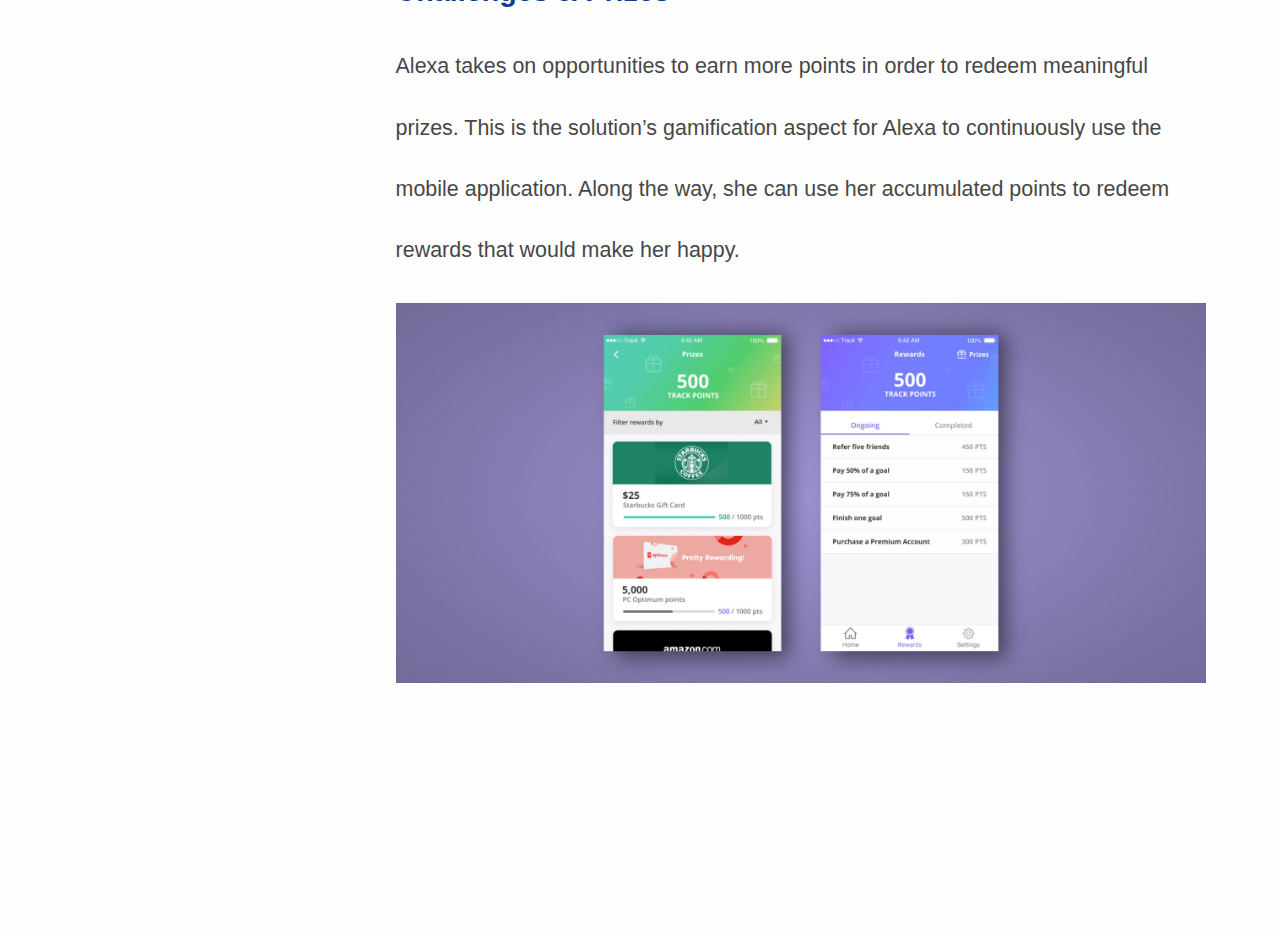
<file: Track.html>
<!DOCTYPE html>
<html lang="en">

<head>
    <meta charset="UTF-8">
    <meta name="viewport" content="width=device-width, initial-scale=1.0">
    <meta http-equiv="X-UA-Compatible" content="ie=edge">
    <title>TRACK</title>
    <link rel="shortcut icon" href="image/Logo/logo.png">
    <link rel="stylesheet" href="Track.css">
    <link rel="stylesheet" href="menu.css">

</head>

<body>

    <!--    INTERESTED IN MORE?-->

        <!--Navigation for desktop-->
        <nav>
            <input id="nav-toggle" type="checkbox">
            <div class="logo">
                 <a  href="index.html" >
                       <img class=brand src="image/Logo/logo.png"> 
                </a>       
                </div>
                

            <ul class="links">
                <li><a href="index.html">Home</a></li>
                <li><a href="Limitless Devs.html">Limitless Devs</a></li>
                <li><a href="Quickstyle Industries.html">Quickstyle Industries</a></li>
                <li><a href="Red Automotive.html">Red Automotive</a></li>
                <li><a href="Track.html">Track</a></li>
                <li><a href="Zeto.html">Zetotec</a></li>
                <li><a href="Trusted Clothes.html">Trusted Clothes</a></li>


                <br>
                <li><a href="About.html">About</a></li>
                <li><a href="Resume/Minku Han's Resume.pdf" target="_blank">Resume  </a></li>
            </ul>

            <!--Hamburger Menu-->
            <label for="nav-toggle" class="icon-burger">
                <div class="line"></div>
                <div class="line"></div>
                <div class="line"></div>
            </label>
        </nav> 

        <div class="caption">

            <div class="parallax"> 

                <a href="#sec-1">         
                    <div class="scroll-down">
                        </div>
                    </a>
                <div class="cp">
                 </div>
                </div>
            </div> 

    <div class="main">

        

    


    <!--Boxes Section-->
    <!-- <div class="grid-container"> -->

        <section id="sec-1">


        <div class="top-title">
            <h1>TRACK</h1>
        </div>
                
        <div class="grid-container">
            <div class="text-box1">
                <p>  
                   <b>Year.</b>&nbsp2019 <br>
                   <b>Range of Work.</b>&nbspUX Design <br>
                   <b>Software.</b>&nbspAdobe Illustrator, Figma, InVision
                </p>
            </div>
        
            <div class="text-box2">
                <p> <b>Description & My Role.</b> <br>
                    I worked with a team of five and created a financial goal-setting solution that
                    teaches and encourages young Canadians to be financially independent. <br>
                    I contributed as a User Experience Designer & Researcher for this project. 
                    I also conducted user research to understand the target demographic & designed 
                    high fidelity mock-ups and the prototype with team members. 
                    </p>
            </div>
        </div>

        </section>



        <div class="text-box">

            <div class="space">
                <h2>1.Empathy</h2>
                <h3>Problem</h3>
                <p class="ii"><b>“As young people are becoming priced out of the housing and 
                    investment market, how might the bank provide new digital solutions for young 
                    Canadians to thrive in today’s challenging economy?”</b></p>
    
                    <p>In Canada’s current economy, young adults are constantly facing financial obstacles and 
                        challenges due to the high prices of housing and investments.  Our group wants to help 
                        them to become better off and work towards their financial goals. With the problem that 
                        Scotiabank gave us, we  conducted the initial research to learn about the common struggles
                         Young Canadians have with their finances.  </p>
    
                         <p><b>And we discovered these following facts:</b></p>

                         
            <div class="grid-container2">

                <div>
                    <img src="image/Mockups/Track/Discover/1.png" alt="">
                </div>
                
                <div>
                    <img src="image/Mockups/Track/Discover/3.png" alt="">
                </div>

                <div>
                    <img src="image/Mockups/Track/Discover/4.png" alt="">
                </div>                  
               
            </div>
  
                <br>
    
                <h3>User Research</h3>
    
                <p>To further our exploration of the problem, we conducted the user interviews to get in-depth 
                    knowledge and understanding of our target user group. We spoke with young adults, ranging 
                    from 20 to 25 years old, to get their personal insights on the current financing and investing 
                    behaviors, habits, and goals. <br>
    
                    We discovered that many of them have aspirations like buying a house and owning their own place, 
                    but before they can do any of that, they need to pay their student debt first. We also found that 
                    they struggle with prioritizing their time & effort towards their finances. They understand that 
                    it’s important to make payments ASAP but often forget about them due to last minute due to their 
                    busy lives.</p>
    

            </div>


            <div class="space">
                <h2>2. Define</h2>
                <h3>Problem Statement</h3>
                <p class="ii"><b>“As a 22 to 30-year-old, I want to overcome my financial obstacles in order to achieve my 
                    life goals.”</b></p>


                <p>
                    Using the information collected from the researches and user interviews, we put together the 
                    affinity diagram, allowing us to visualize and discover the commonalities of our users’ 
                    experiences, opinions, ideas, struggles, and perspectives towards their investments and 
                    financial goals. <br>

                    It helped us to narrow down a problem statement that would guide our works and to start 
                    the ideation process in the right direction as well as  bringing the clarity and focus to
                    the design space. 
                </p>


                <img src="image/Mockups/Track/Define/Track-Brainstorming.png" alt="How Might We & Affinity Map">

               
                

                <br>               
                <br>
                <br>               
                <br>



                <h3>User Persona (Say Hi to Alexa)  </h3>
                <p>We based our users off our findings from our online research and user interviews in order to capture our target user base. 
                    Alexa Sun is a 30 years old, working as a sous chef at Catus Club Cafe. She wants to achieve her goals before settling down and having kids, however, because of OSAP, she would not be able to achieve it. </p>

                    <img src="image/Mockups/Track/Alex_Sun_Persona.png" alt="">





            </div>


            <div class="space">

                <h2>3. Ideate</h2>
                <p>Our group came up with different concepts to tackle the problem. One of our early concepts 
                    were an education platform that would teach financial education, however, this idea was 
                    questionable for our target demographic.  We discovered that the learning content through
                    quizzes and articles weren’t digestible.  They simply does not have enough time for this 
                    learning content.

                    In the later iteration process, our group decided to steer away from the trivial features, and focus on the aspects of tracking their debts and loans.</p>                

                     <img src="image/Mockups/Track/Track-Ideate.png" alt="Ideate">
            
                </div>

            <div class="space">

                <h2>4. Prototype and Test</h2>
                <p>We validated the concept of tracking their track debts and loans at our usability testing 
                    session with five participants using our first rough mock-up. 
                    <b>Our group discovered that the participants...</b></p>

                        <li>Wants to be more encouraged to work towards their goals and a way to celebrate
                         that their journey towards reaching goals and spark joy.</li>
                    <li>Encouraged us to find a good points to rewards balance to making 
                        it more motivating for users to engage with the solution.</li>
                    <li>Wants in-app calculations when setting new goals, In the first prototype, 
                        it only gave a recommended result but we found that people wanted to customize it.  The participants
                        want this app to be make it more personal.</li>  

                  

                      
                        <img src="image/Mockups/Track/Track- Prototype.png" alt="Prototype">

                
            </div>

            <div class="space">
                <h2>5. Solution                </h2>
                <p>Our group finally able to find the solution after the long journey of finding a way to help 
                    young Canadians to thrive in today’s challenging economy. <b>Our design solution is an ecosystem consists 
                    of a goal-setting product that encourages young Canadian by incentivizing their actions in order
                     to help them to be more confident about their financial future as well as to develop healthy financial habits.</b></p>
                
                    <img src="image/Mockups/Track/Ecosystem.png" alt="Ecosystem">

                    <p>Our business provides a platform that allows people to monitor the
                         progress of their financial goals. In addition, customers will be 
                         rewarded points for achievements and they can redeem them with popular Canadian 
                         loyalty programs. It would help young adults to develop healthy habits of making payment on-time or even earlier. It would also help them to build a good credit score in the future that would help them to get a mortgage to buy their new house and car.
                         Through our partnerships with other businesses, such as loyalty programs, we can use their resources to incentivise young Canadians to make their payments on time, or even early.
                        </p>
                    
                    <br>
                    <br>

                    <h3>Adding Goals</h3>


                        <p>Alexa goes through a five-step process:

                            1. Choose debt as her type of goal

                            
                            2. Select the type of account from her bank

                            
                           3. Select her loan payee
                            
                           4.Provide deadline information
                           
                            5. Personalize her monthly contribution
                        
                        </p>
                    <img src="image/Mockups/Track/Solution/Adding Goals.jpg" alt="Adding Goals">


                        



                    <br>
                    <br>

                    <h3> Tracking Goals </h3>
  <p>Alexa views her student debt progress and interacts with it to learn more information about it. 
    
                            This page shows a goal chart that outlines her monthly contributions and remaining balance.</p>
                        

                    <img src="image/Mockups/Track/Solution/Tracking Goals.png" alt="Adding Goals">


                      
                    <br>
                    <br>



                    <h3> Challenges & Prizes </h3>  
                    <p>Alexa takes on opportunities to earn more points in order to redeem meaningful prizes.

                            This is the solution’s gamification aspect for Alexa to continuously use the mobile application.
                            
                            Along the way, she can use her accumulated points to redeem rewards that would make her happy. </p>               
                    <img src="image/Mockups/Track/Solution/Prizes.png" alt="Adding Goals">


                        
                     







            </div>

            

           

            

        </div>
            
       




    </div>  
            
        
  

            
</body>

</html>
</file>
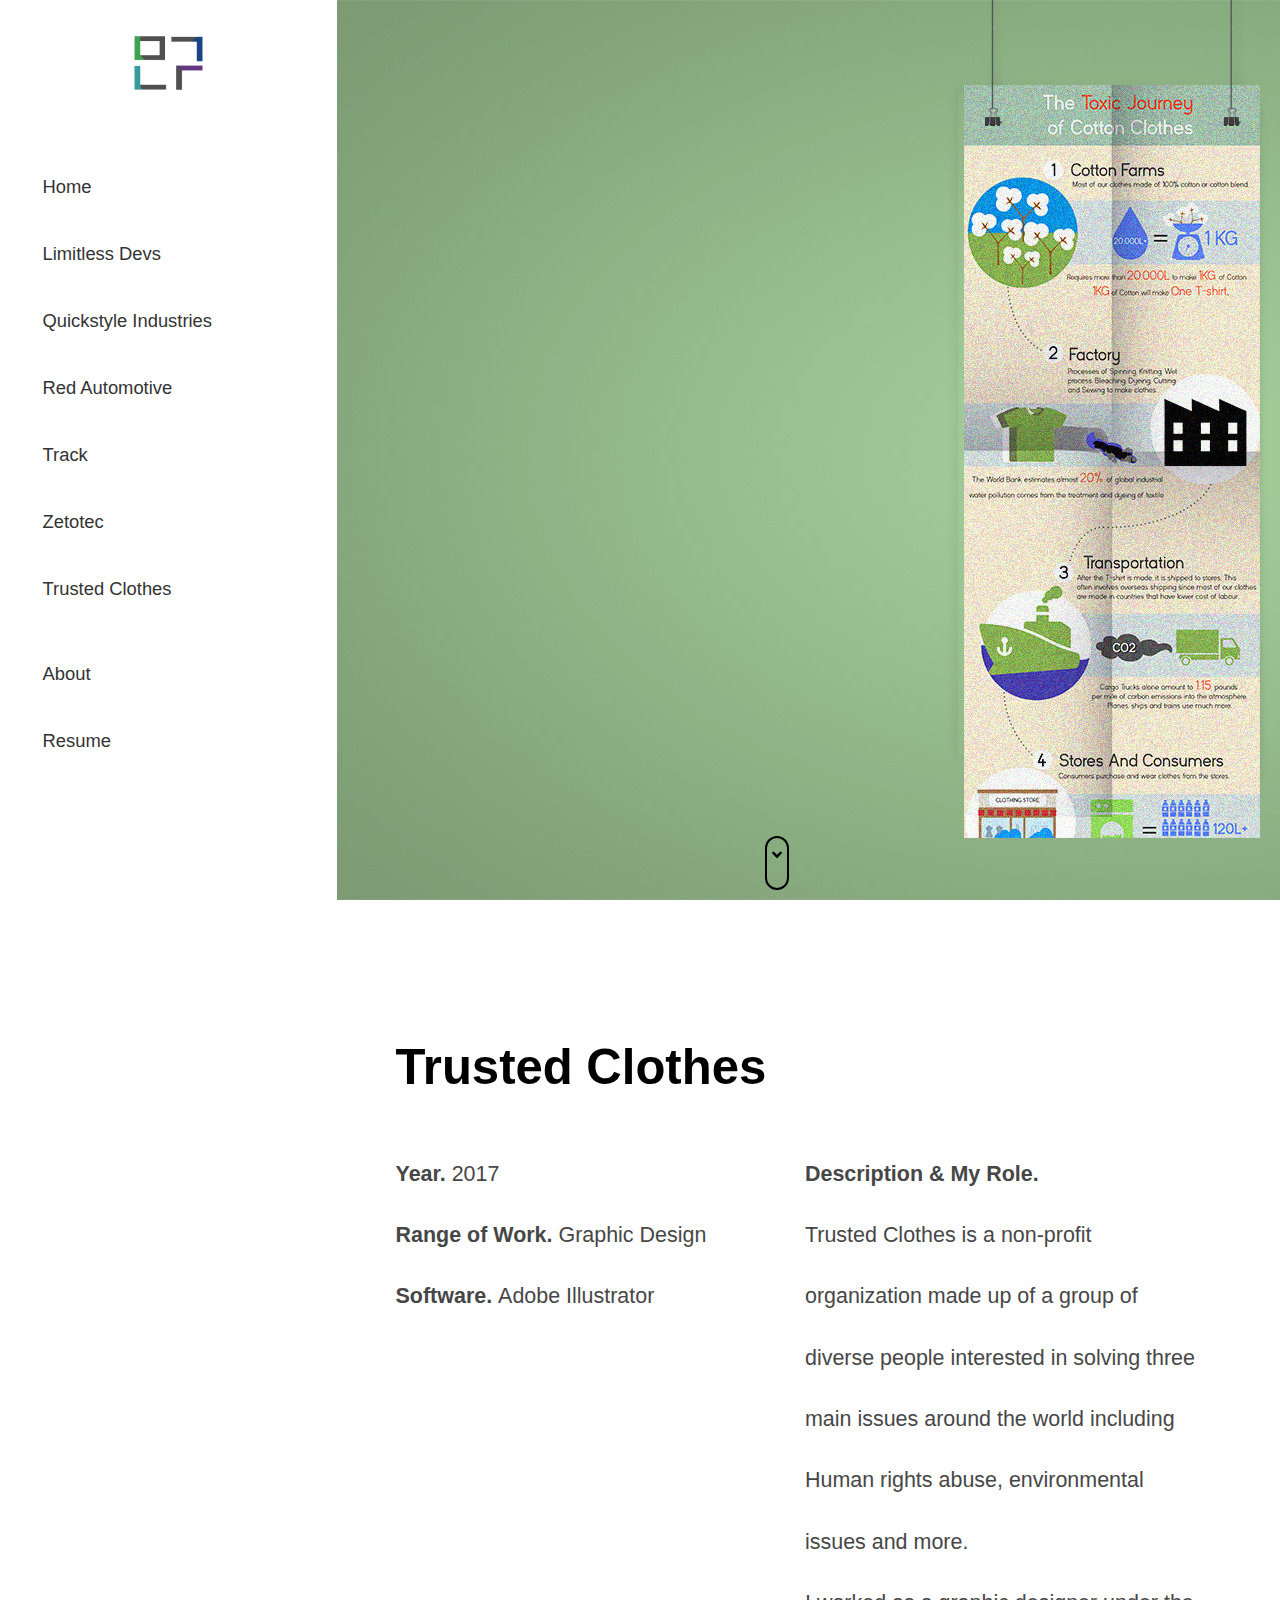
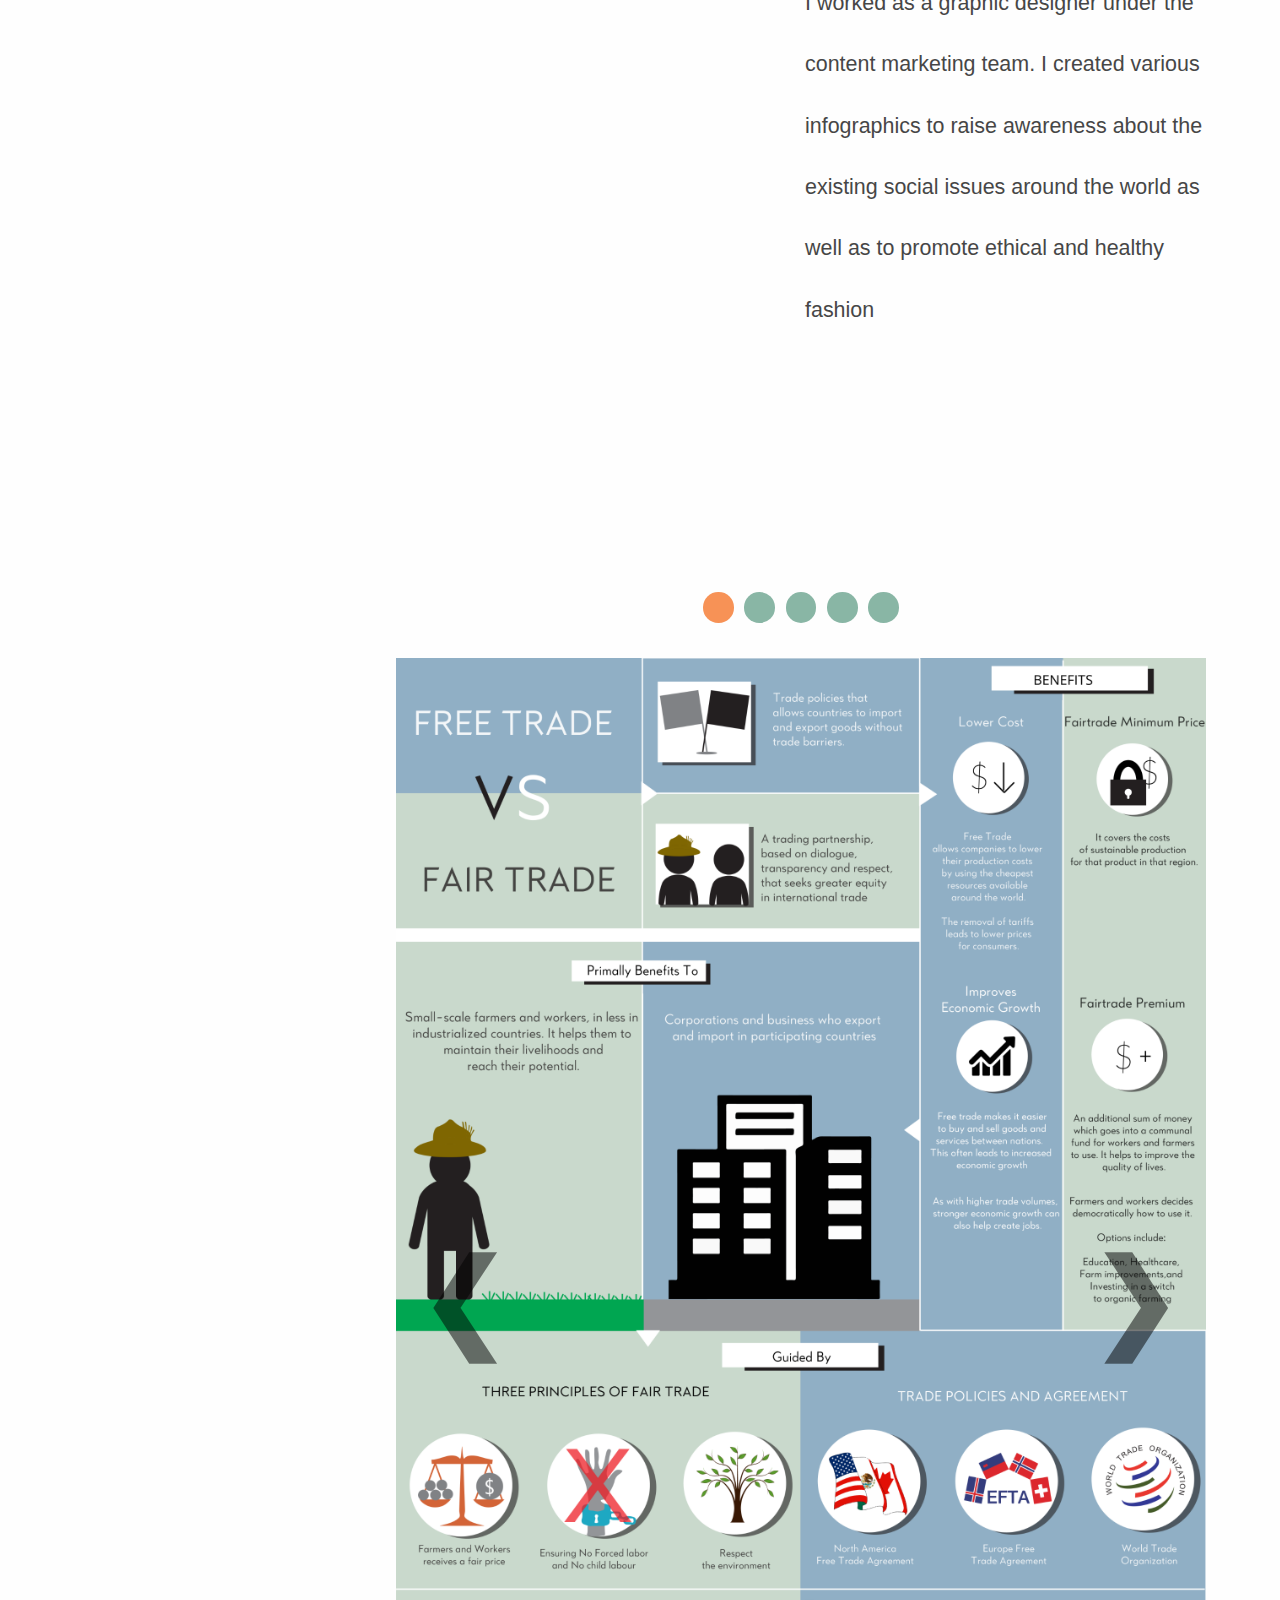
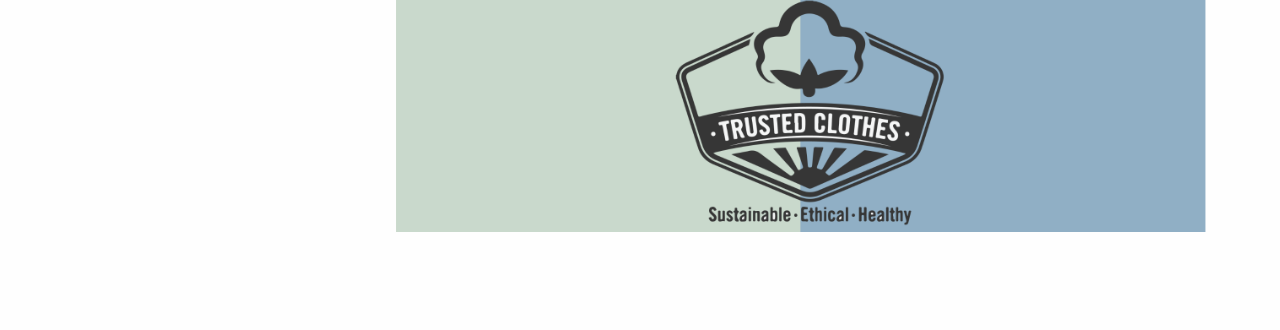
<file: Trusted Clothes.html>
<!DOCTYPE html>
<html lang="en">

<head>
    <meta charset="UTF-8">
    <meta name="viewport" content="width=device-width, initial-scale=1.0">
    <meta http-equiv="X-UA-Compatible" content="ie=edge">
    <title>Trusted Clothes</title>
    <link rel="shortcut icon" href="image/Logo/logo.png">
    <link rel="stylesheet" href="Trusted Clothes.css">
    <link rel="stylesheet" href="menu.css">


</head>

<body>


   

    <!--    INTERESTED IN MORE?-->

        <!--Navigation for desktop-->
        <nav>
            <input id="nav-toggle" type="checkbox">
            <div class="logo">
                 <a  href="index.html" >
                       <img class=brand src="image/Logo/logo.png"> 
                </a>       
                </div>
                

            <ul class="links">
                <li><a href="index.html">Home</a></li>
                <li><a href="Limitless Devs.html">Limitless Devs</a></li>
                <li><a href="Quickstyle Industries.html">Quickstyle Industries</a></li>
                <li><a href="Red Automotive.html">Red Automotive</a></li>
                <li><a href="Track.html">Track</a></li>
                <li><a href="Zeto.html">Zetotec</a></li>
                <li><a href="Trusted Clothes.html">Trusted Clothes</a></li>


                <br>
                <li><a href="About.html">About</a></li>
                <li><a href="Resume/Minku Han's Resume.pdf" target="_blank">Resume  </a></li>
            </ul>

            <!--Hamburger Menu-->
            <label for="nav-toggle" class="icon-burger">
                <div class="line"></div>
                <div class="line"></div>
                <div class="line"></div>
            </label>
        </nav>
        


        <div class="caption">

            <div class="parallax"> 
                <a href="#sec-1">         
                    <div class="scroll-down">
                        </div>
                    </a>
                <div class="cp">
                 </div>
                </div>
            </div> 

    <div class="main">

    <!--Boxes Section-->
    <!-- <div class="grid-container"> -->

        <section id="sec-1">


        <h1>Trusted Clothes</h1>

  
        <div class="grid-container">
            <div class="text-box1">
                <p>
                   <b>Year.</b>&nbsp2017 <br>
                   <b>Range of Work.</b>&nbspGraphic Design <br>
                   <b>Software.</b>&nbspAdobe Illustrator
                </p>
            </div>
        
            <div class="text-box2">
                <p> <b>Description & My Role.</b> <br>
                    Trusted Clothes is a non-profit organization made up of a group of 
                    diverse people interested in solving three main issues around the world
                    including Human rights abuse, environmental issues and more. <br>
                    I worked as a graphic designer under the content marketing team. 
                    I created various infographics to raise awareness about the existing
                    social issues around the world as well as to promote ethical and healthy fashion
                
                    </p>
            </div>
        </div>

        </section>

        <div class="spacing"></div>

        <div style="text-align:center">
            <span class="dot" onclick="currentSlide(1)"></span> 
            <span class="dot" onclick="currentSlide(2)"></span> 
            <span class="dot" onclick="currentSlide(3)"></span> 
            <span class="dot" onclick="currentSlide(4)"></span> 
            <span class="dot" onclick="currentSlide(5)"></span> 


          </div>

        <div class="slideshow-container">
            <div class="infographics">
               
            <div>
                <img class="mySlides" src="image/Mockups/Trusted Clothes/Free Trade VS fair trade_Minku Han.png" alt="Free Trade VS Fair trade">
            </div>
           
           <div>
                <img class="mySlides" src="image/Mockups/Trusted Clothes/How Many Clothes Do We Waste.png" alt="How Many Clothes Do We Waste?">
            </div> 

              <div>
                <img class="mySlides" src="image/Mockups/Trusted Clothes/Minimum Wage_Minku Han.png" alt="Minimum Wage Around the World">
            </div>   

            <div>
                <img class="mySlides" src="image/Mockups/Trusted Clothes/World Refugee Day.png" alt="Free Trade VS Fair trade">
            </div>

            <div>
                <img class="mySlides" src="image/Mockups/Trusted Clothes/Toxic Journey of Cotton Clothes.png" alt="Free Trade VS Fair trade">
            </div>
               
            </div>   

            
            <a class="prev" onclick="plusSlides(-1)">&#10094;</a>
            <a class="next" onclick="plusSlides(1)">&#10095;</a>
            
          
          </div>
        </div>  

         

     
          <script>
          var slideIndex = 1;
          
          showSlides(slideIndex);
          
          function plusSlides(n) {
          showSlides(slideIndex += n);
        }
        function currentSlide(n) {
        showSlides(slideIndex = n);
    }
    
    function showSlides(n) {
  var i;
  var slides = document.getElementsByClassName("mySlides");
  var dots = document.getElementsByClassName("dot");
  if (n > slides.length) {slideIndex = 1}    
  if (n < 1) {slideIndex = slides.length}
  for (i = 0; i < slides.length; i++) {
      slides[i].style.display = "none";  
  }
  for (i = 0; i < dots.length; i++) {
      dots[i].className = dots[i].className.replace(" active", "");
  }
  slides[slideIndex-1].style.display = "block";  
  dots[slideIndex-1].className += " active";
}
            </script>





            
        
  

            
</body>

</html>
</file>
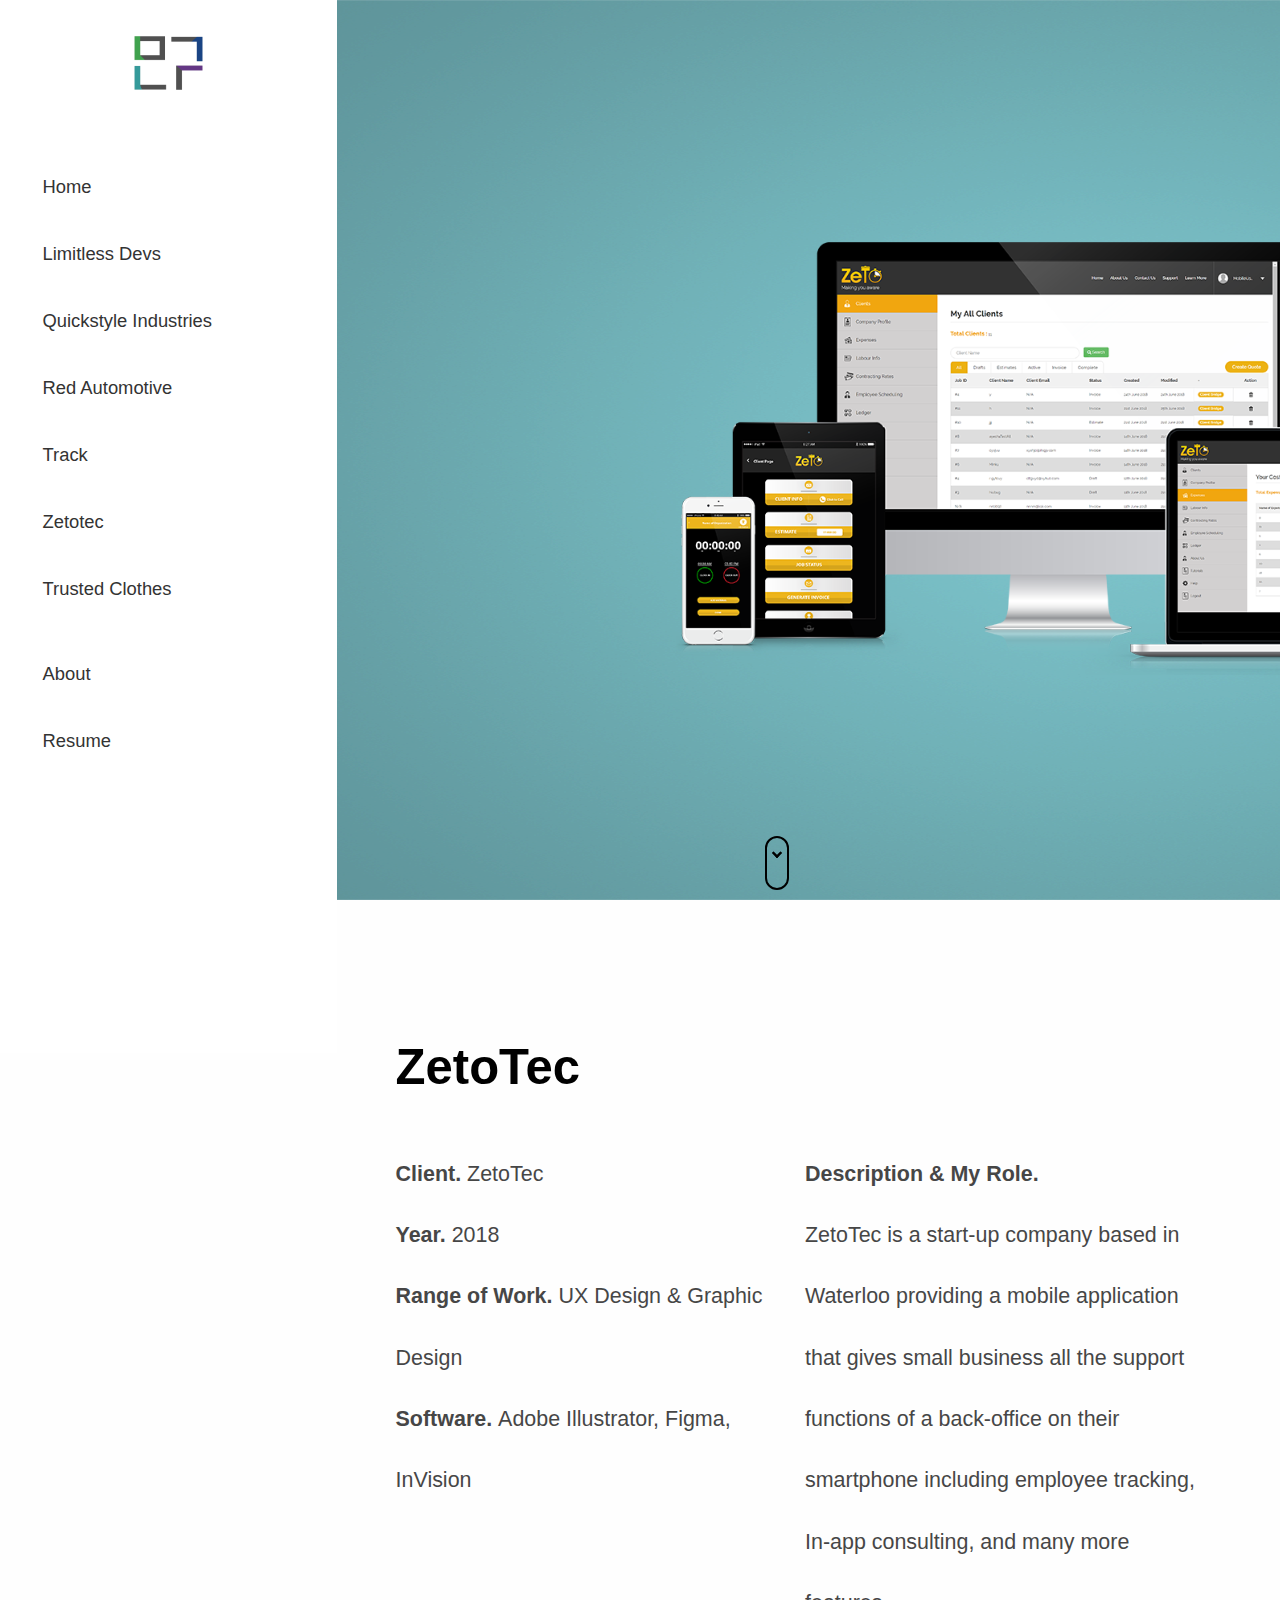
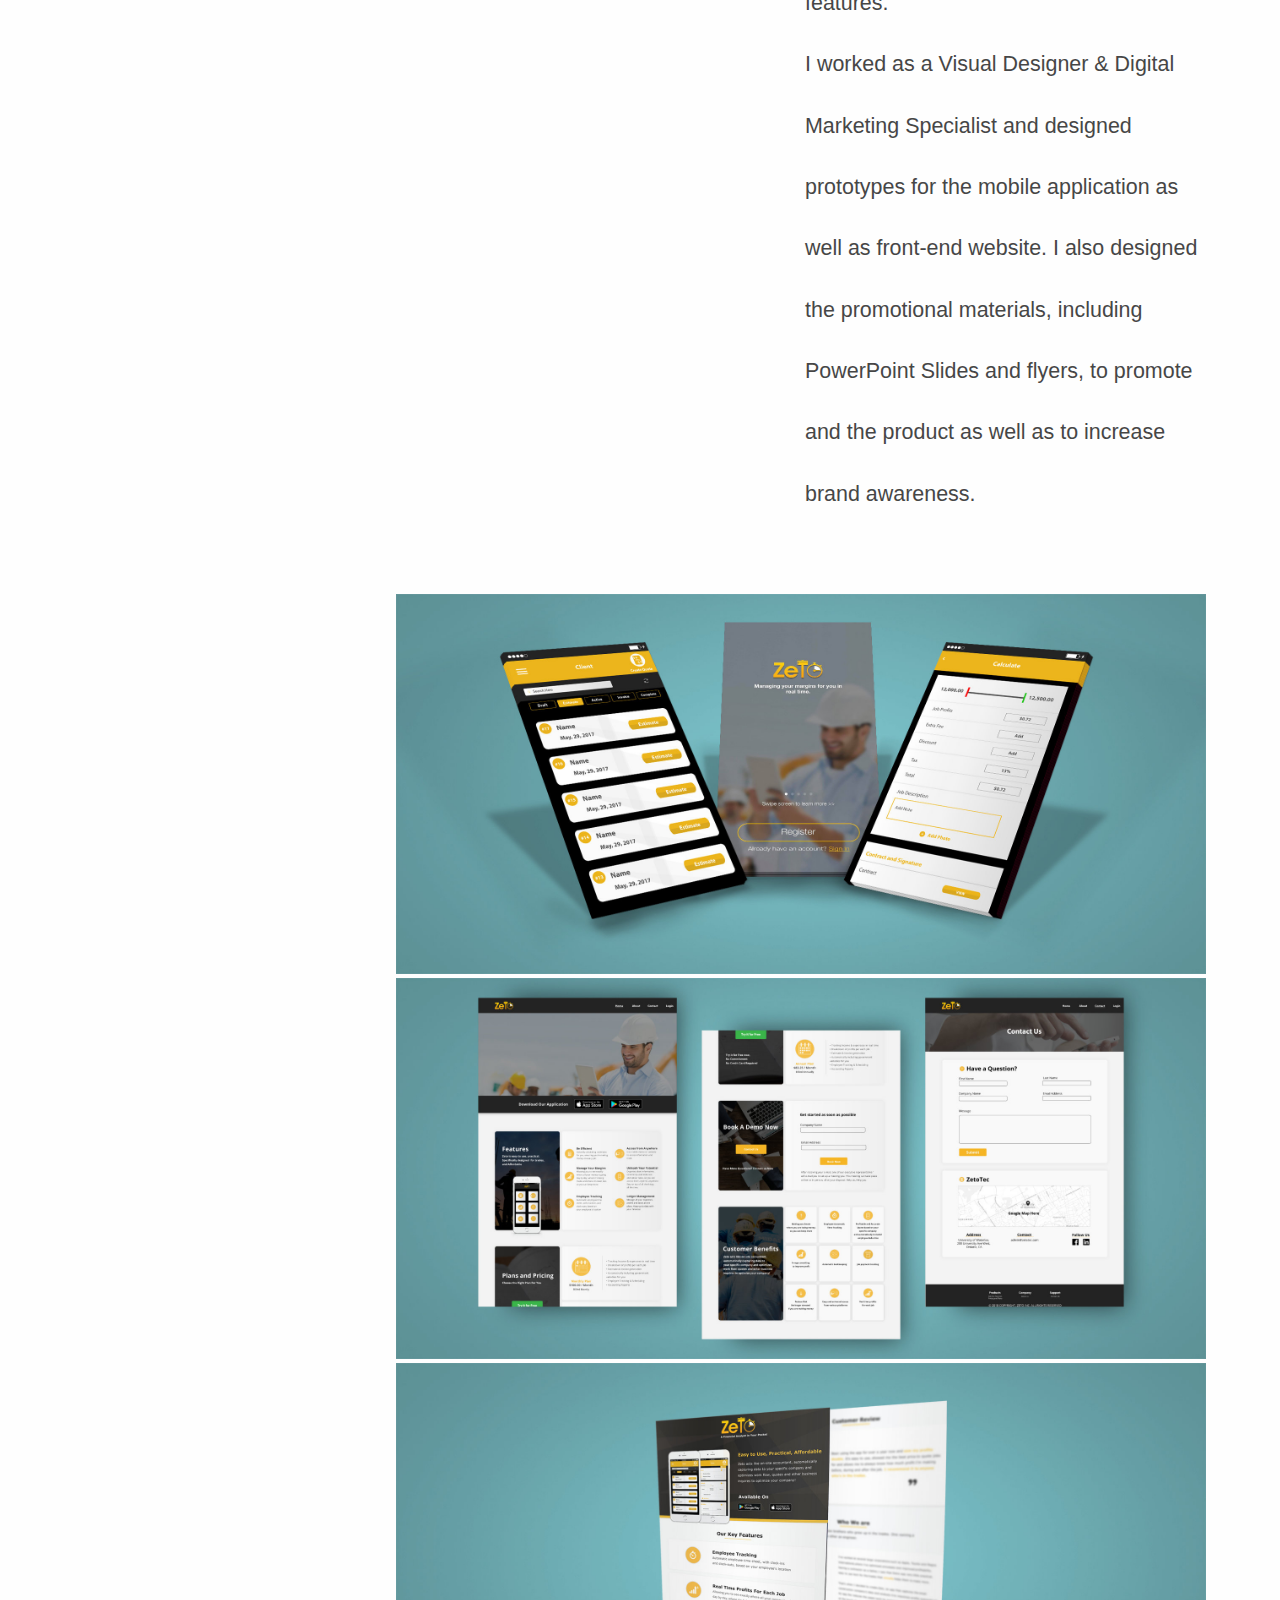
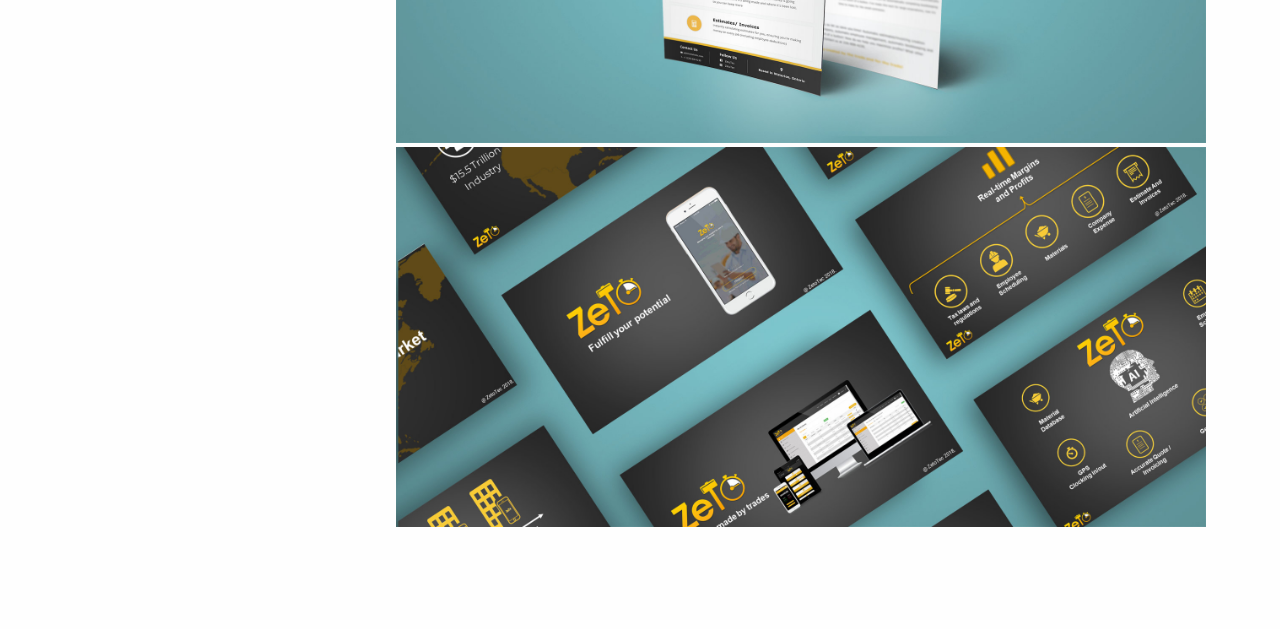
<file: Zeto.html>
<!DOCTYPE html>
<html lang="en">

<head>
    <meta charset="UTF-8">
    <meta name="viewport" content="width=device-width, initial-scale=1.0">
    <meta http-equiv="X-UA-Compatible" content="ie=edge">
    <title>ZetoTec</title>
    <link rel="shortcut icon" href="image/Logo/logo.png">
    <link rel="stylesheet" href="Zeto.css">
    <link rel="stylesheet" href="menu.css">

</head>

<body>

        <!--Navigation for desktop-->
        <nav>
            <input id="nav-toggle" type="checkbox">
            <div class="logo">
                <a  href="index.html" >
                      <img class=brand src="image/Logo/logo.png"> 
               </a>       
               </div>
                

            <ul class="links">
                <li><a href="index.html">Home</a></li>
                <li><a href="Limitless Devs.html">Limitless Devs</a></li>
                <li><a href="Quickstyle Industries.html">Quickstyle Industries</a></li>
                <li><a href="Red Automotive.html">Red Automotive</a></li>
                <li><a href="Track.html">Track</a></li>
                <li><a href="Zeto.html">Zetotec</a></li>
                <li><a href="Trusted Clothes.html">Trusted Clothes</a></li>


                <br>
                <li><a href="About.html">About</a></li>
                <li><a href="Resume/Minku Han's Resume.pdf" target="_blank">Resume  </a></li>
            </ul>

            <!--Hamburger Menu-->
            <label for="nav-toggle" class="icon-burger">
                <div class="line"></div>
                <div class="line"></div>
                <div class="line"></div>
            </label>
        </nav> 
        
      
        <div class="caption">

        <div class="parallax"> 

            <a href="#sec-1">         
                <div class="scroll-down">
                    </div>
                </a>
            <div class="cp">
             </div>
            </div>
        </div> 
       

                
       
    <div class="main">


        <!--Boxes Section-->
        <!-- <div class="grid-container"> -->
    

            <section id="sec-1">

            <h1>ZetoTec</h1>
                    
            <div class="grid-container">
                <div class="text-box1">
                    <p> <b>Client.</b>&nbspZetoTec <br>
                       <b>Year.</b>&nbsp2018 <br>
                       <b>Range of Work.</b>&nbspUX Design & Graphic Design<br>
                       <b>Software.</b>&nbspAdobe Illustrator, Figma, InVision
                    </p>
                </div>
            
                <div class="text-box2">
                    <p> <b>Description & My Role.</b> <br>
                        ZetoTec is a start-up company based in Waterloo providing a mobile application that gives small business all the support functions of a back-office on their smartphone including employee tracking, 
                        In-app consulting, and many more features. <br>
                        I worked as a Visual Designer & Digital Marketing Specialist and designed prototypes for the mobile application as well as front-end website. I also designed the promotional materials, including PowerPoint Slides and flyers, to promote and the product as well as to increase brand awareness.
    
    
                        </p>
                </div>
            </div>


            </section>
            
            <div class="mockups">
                <img src="image/Mockups/Zetotec/Zetotec-Phone-Mockups.jpg" alt="App Screens">
                <img src="image/Mockups/Zetotec/Zetotec-Website.jpg" alt="Website">
                <img src="image/Mockups/Zetotec/Zetotec-Flyers.jpg" alt="Flyers"> 
                <img src="image/Mockups/Zetotec/Zetotec-Powerpoint.jpg" alt="Powerpoint Slides">
    
              
                </div>
        
    
            </div>          

        




            
            
        
  

            
</body>

</html>
</file>
<file: index.css>
/*Core Styles*/
           
            :root {
               --br: 15px;
           }
           
           html {
               box-sizing: border-box;
               font-family: 'Open Sans', sans-serif;
               text-align: center;
               scroll-behavior: smooth;

           }
           
                   body {
               background: white;
               margin: 0;
           }
           
           img {
               width: 100%;
               height: 100%;
           }


           

           
           /*Top Container*/
           
           
           
           /*Boxes for each portfolio pieces*/   
           .grid-container {

               display: grid;

               /*Important*/
               
               grid-template-columns: 1fr 1fr;
               grid-column-gap: 0.5em;
               grid-row-gap: 0.5em;

               /*Important*/
           }
            
        .boxes {
            position: relative;
        }      

        .box-title {

            
            font-size:4.088586030664395vh;
            
           /* border-radius: var(--br);*/
           font-weight: bold;
            text-decoration: none;
            z-index: 1;
            position: absolute;
            height: 100%;
            width: 100%;
            top: 0;
            left: 0;
            opacity: 0;
            background: black;
            color: white;
            
            /* position the text in t’ middle*/
            display: flex;
            align-items: center;
            justify-content: center;
        }

        .boxes:hover .box-title {
            opacity:0.8;
        }
        
    

           .footer p {
               margin-top: 10vh;
               color: #333333;
               text-align: left;
               width:auto;
               opacity: 0.8;
               font-size:  2.385008517887564vh;

           }
           /*Make it responsive*/
           

           @media screen and (min-width: 1024px) {

            .main{

                margin-left: 35.77512776831346vh;
                padding: 8.17717206132879vh;            }
        }



         /*QHD Version*/
         @media screen and (min-width: 2000px) {

            .main{
                position: relative;
                align-items: center;
                margin-left: auto;
                margin-right: auto;
                margin-top:8.517887563884157vh;

                
            }

            



        }

         /*4K Version*/
        @media screen and (min-width: 3000px) {
              
                .main{
                    position: relative;
                    align-items: center;
                    margin-left: auto;
                    margin-right: auto;
                    margin-top:27.522935779816514vh;

                }
        }
        
           
           @media screen and (max-width: 1023px) {

            .main{
                margin-left:0;
                margin-top: 16.513761467889907vh;

            }
               .grid-container {
                   grid-template-columns: 1fr;
               }
            
           }
</file>
<file: menu.css>
html{
	scroll-behavior: smooth;

}
body {
    margin: 0;
 }

  .brand{
	width: 8.517887563884157vh;
    height:  8.517887563884157vh;
    justify-content: center;
    padding: 2.72572402044293vh;
}



  nav {
	z-index: 10;
	left: 0;
	right: 0;
	top: 0;
	font-family: 'Open Sans', sans-serif;
    height: 17.035775127768314vh;
    position: fixed;

    /*background-color:black;*/

}

nav .links {
list-style-type: none;
  margin: 0;
  padding: 0;
  background-color: white ;
  position: fixed;
  height: 100%;

}

nav .logo {

 	width: 37.47870528109029vh;
    height: 100%;
    justify-content: center;
	display: flex;
	font-size: 24px;
    background-color: white ;
  
}

  nav ul {
    list-style-type: none;
    margin: 0;
    padding: 0;
    width: 37.47870528109029vh;
    position: fixed;
    height: 100%;
    overflow: auto;
	text-align: center;

  }
  
  nav li a {
    text-align: left;
	padding: 2.5vh;
	margin-left:20px;
    display: block;
    color: #333333;
    text-decoration: none;
    background-color:white ;
    font-size: 2.0442930153321974vh;



  }


  
  nav li a.active {
	color:#093F8E;
	
  }
  
  li a:hover:not(.active) {
    color: #093F8E;
    font-weight: 500;
  }



 
#nav-toggle {
	position: absolute;
	top: -17.035775127768314vh;
}
nav .icon-burger {
	display: none;
	position: absolute;
	right: 5%;
	top: 50%;
	transform: translateY(-50%);
}


  /*Scroll Down*/          
  .scroll-down{
	height: 50px;
	width: 20px;
	border: 2px solid;
	border-color: black;
	position: absolute;
   left:50%;
   bottom: 30px;
	margin-top: 80vh;
	border-radius: 5vh;
	cursor: pointer;
}

.scroll-down::before,
.scroll-down::after{
	content: '';
	position: absolute;
	top: 30%;
	left: 50%;
	border: 2px solid black;

	height: 5px;
	width: 5px;

	transform: translate(-50%, -50%) rotate(45deg);
	border-top: transparent;
	border-left: transparent;
	animation: scroll-down 1s ease-in-out infinite;
}

.scroll-down::after{
	top: 30%;
	animation-delay: .25s;
}

@keyframes scroll-down{
	0%{
	opacity: 0;
	}
	30%{
		opacity: 1;
	}
	40%{
		opacity: 1;
	}
	100%{
		opacity: 0;
		top: 90%;
	}

}  




	@media screen and (min-width:1024px) {

		section  {
			padding-top: 20px;

		}

	}
		
	




	@media screen and (max-width: 1023px) {
    
    
		nav {
			position: fixed;
			background-color:white;
	
	
		}
	
	  
	
		nav .logo {
			float: none;
			width: auto;
			justify-content: center;
		}

		nav .icon-burger .line {
	width: 25px;
	height: 2.5px;
	background-color:#333333;
	margin: 3.5px;
	border-radius: 1px;
	transition: all .3s ease-in-out;
}
		
	  
		nav .links {
			display: flex;
			float: none;
			position: fixed;
			z-index: 9;
			left: 0;
			right: 0;
			top: 15.332197614991482vh;
			bottom: 100%;
			width: auto;
			height: auto;
			flex-direction: column;
			justify-content: space-evenly;
			background-color:white;
			overflow: hidden;
			box-sizing: border-box;
			transition: all .5s ease-in-out;
		}

		
		
		nav .links a {
			text-align: center;
			font-size: 20px;
		}
		nav :checked ~ .links {
			bottom: 0;
		}
		nav .icon-burger {
			display: block;
		}
		nav :checked ~ .icon-burger .line:nth-child(1) {
			transform: translateY(6px) rotate(225deg);
		}
		nav :checked ~ .icon-burger .line:nth-child(3) {
			transform: translateY(-6px) rotate(-225deg);
		}
		nav :checked ~ .icon-burger .line:nth-child(2) {
			opacity: 0;
		}


		.scroll-down{
			display: none;
		}
	} 
	
    
    
    




@media screen and (min-width: 2000px) {
    
    
    nav {
	position: fixed;
	background-color:white;
	}

  

    nav .logo {
	float: none;
	width: auto;
	justify-content: center;
    }
    
  
	nav .links {
        display: flex;
	float: none;
	position: fixed;
	z-index: 9;
	left: 0;
	right: 0;
	top: 17.035775127768314vh;
	bottom: 100%;
	width: auto;
	height: auto;
	flex-direction: column;
	justify-content: space-evenly;
	background-color:white;
	overflow: hidden;
	box-sizing: border-box;
	transition: all .5s ease-in-out;
	}

	nav .icon-burger .line {
	width: 4.258943781942079vh;
	height:0.42589437819420783vh;
	background-color:#333333;
	margin: 0.596252129471891vh;
	border-radius: 0.17035775127768313vh;
	transition: all .3s ease-in-out;
	}
	nav .links a {
		font-size: 3.4071550255536627vh;
		text-align: center;
	}
	nav :checked ~ .links {
		bottom: 0;
	}
	nav .icon-burger {
		display: block;
	}
	nav :checked ~ .icon-burger .line:nth-child(1) {
		transform: translateY(1.0221465076660987vh) rotate(225deg);
	}
	nav :checked ~ .icon-burger .line:nth-child(3) {
		transform: translateY(-1.0221465076660987vh) rotate(-225deg);
	}
	nav :checked ~ .icon-burger .line:nth-child(2) {
        opacity: 0;
    }


	.scroll-down{
		display:none;
		}
}
</file>
<file: About.css>
/*Core Styles*/

        html {
            box-sizing: border-box;
            font-family: 'Open Sans', sans-serif;
            background-color:#FEFEFE;


           }  

           a{
               text-decoration: none;
               color: white;
           }

           .button {
            border: none;
            padding: 15px 32px;
            color: white;

            text-align: center;
            text-decoration: none;
            display: inline-block;
           font-size:  2.385008517887564vh;
            
            margin: 4px 2px;
            width:40vh;
            height: 8vh;
            cursor: pointer;
            border-radius: 1.5vh;
          }

          .button1 {

            background-color: #093F8E;
            
            /* Blue */


          }

        img{
            width: 100%;
            height: 100%;
        }

        
        h1{
            font-size:5.45144804088586vh;
            line-height: 10.770017035775128vh;
            color: #333333;
        }

        h2{
            font-size:4.088586030664395vh;
            line-height: 4.770017035775128vh;

            color: #093F8E;
        }

        h3 {
            font-size:3.189097103918228vh;
            line-height: 6.40017035775128vh;

            color: #093F8E;
        }     
 
        p {
            font-size:  2.385008517887564vh;
            line-height:  6.814310051107325vh;
            color: #333333;
            opacity: 90%;
        }

        .ii{
            font-style: italic;
            font-size:3.189097103918228vh;

        }

        .linkedin  {
            color: blue
        }
       
        /*Grid*/    

        .grid-container {
                display: grid;
 
                /*Important*/
                
                grid-template-columns: 45% 55%;
                grid-column-gap: 2.5em;
                grid-row-gap: 2.5em;
 
                /*Important
                padding-top: 105px;
                
                */


            }

            

            .links2 {
                display: flex;
                list-style: none;
                padding: 0;
                margin: 0;
                width: 100%;
                height: 100%;
                justify-content: center;
                align-items: center;
                margin-bottom: 30px;
            }

            .links2 li {
                list-style: none;
            }

            .links2 a {
                display: block;
                padding: 1em;
                font-size: 16px;
                color: #333333;
                text-decoration: none;
                opacity: 0.8;
            }

            .links2 a:hover{
                color: #093F8E;
                font-weight: 500;

            }

            .parallax {
                background-image: url("image/Illustrations/profile\ pic.jpg");
                background-position: center;
             
            }


            /*Desktop Version*/
            @media screen and (min-width: 1024px) {

                .main{

                    margin-left: 35.77512776831346vh;
                    padding: 8.17717206132879vh;
                }
             
             
                /*Parallax*/     
                .parallax { 
                width:auto  ;
                background-repeat: no-repeat;
                background-size: cover;
                position: relative;
                }

              
                .cp{
                    width: auto;
                    height: 105vh;
                    

                }

                .caption {       
                position: relative;
                text-align: left;
                color: white;
               }
                .caption p {
                    color:white;
                }    

                
                  
            }   
            
            /*QHD Version*/
            @media screen and (min-width: 2000px) {

            .main{
            width: 2000px;
            position: relative;
            align-items: center;
            margin-left: auto;
            margin-right: auto;
            }
        
        .parallax{
        background-position-x: 0px;
        background-position-y: 100px;
        }


        .cp{
        margin-top: -50px;
        width:1920px;
        }
        
        .caption{
        margin-left:0px;
        margin-top: -50px;
        padding:0em;
        }

        .grid-container{
            grid-template-columns: 1fr;
        }


    }


        @media screen and (min-width: 3000px) {
        .cp{
        margin-top: 50px;
        
        }

        .parallax{
            background-position-y: 5vh ;
        }

        .main{
            width: 3000px;
            position: relative;
            align-items: center;
            margin-left: auto;
            margin-right: auto;
            margin-top: 5vh;
        }

        .grid-container{
            grid-template-columns: 1fr;
        }


}
    


            @media screen and (max-width: 1023px) {

                .main{
                    margin-left: 0;
                    padding: 3em;
                    margin-top:10vh;

                }

                .parallax{
                    background-image: url("image/Illustrations/profile\ pic.jpg");
                  
                    /* Set a specific height */
                    background-attachment:none;
                    background-position-y: 50px;
                    background-position-x: 50% ;
                    background-repeat:no-repeat;
                    background-size: cover;
                    position: relative;
            }       

            .cp{
                width: auto;
                height: auto;
                height: 400px;
                margin-left:auto;
                margin-right:auto;
                
                }
                      
                
                .grid-container {
                    grid-template-columns: 1fr;
                }

               

            
            }
</file>
<file: Limitless Devs.css>
/*Core Styles*/

        html {
            box-sizing: border-box;
            font-family: 'Open Sans', sans-serif;
            background-color:#FEFEFE;


           }  

        img{
            width: 100%;
            height: 100%;
        }

        
        h1{
            font-size:5.45144804088586vh;
            line-height: 4.770017035775128vh;
        }

        h2{
            font-size:4.088586030664395vh;
            color: #093F8E;
        }

        h3 {
            font-size:3.189097103918228vh;
            color: #093F8E;
        }     
 
        p {
            font-size:  2.385008517887564vh;
            line-height:  6.814310051107325vh;
            color: #333333;
            opacity: 90%;
        }

        .ii{
            font-style: italic;
            font-size:3.189097103918228vh;

        }
       
        /*Grid*/    

        .grid-container {
                display: grid;
 
                /*Important*/
                
                grid-template-columns: 1fr 1fr;
                grid-column-gap: 0.5em;
                grid-row-gap: 0.5em;
 
                /*Important
                padding-top: 105px;
                
                */

                margin-bottom:3em;

            }

            .mockups {
                padding-top: -120px;
                gap: 200px;

            }

            .links2 {
                display: flex;
                list-style: none;
                padding: 0;
                margin: 0;
                width: 100%;
                height: 100%;
                justify-content: center;
                align-items: center;
                margin-bottom: 30px;
            }

            .links2 li {
                list-style: none;
            }

            .links2 a {
                display: block;
                padding: 1em;
                font-size: 16px;
                color: #333333;
                text-decoration: none;
                opacity: 0.8;
            }

            .links2 a:hover{
                color: #093F8E;
                font-weight: 500;

            }

            /*Desktop Version*/
            @media screen and (min-width: 1024px) {

                .main{

                    margin-left: 35.77512776831346vh;
                    padding: 8.17717206132879vh;
                }
             
             
                /*Parallax*/     
                .parallax {
                /* The image used */
                background-image: url("image/Mockups/Limtless Devs/Limitless-Devs-Header.jpg");
    
                  
                /* Create the parallax scrolling effect */
                width:auto  ;
                background-attachment: fixed;
                background-position-y: center;
                background-position-x: 100px;
                background-repeat: no-repeat;
                background-size: cover;
                position: relative;
                }

              
                .cp{
                    width: auto;
                    height: 105vh;
                    margin-left:auto;
                    margin-right:auto;
                    margin-top:-25px;
                }

                .caption {       
                position: relative;
                margin-left:250px;
                text-align: left;
                color: white;
               }
                .caption p {
                    color:white;
                }      
            }   
            
            /*QHD Version*/
            @media screen and (min-width: 2000px) {

            .main{
            width: 2000px;
            position: relative;
            align-items: center;
            margin-left: auto;
            margin-right: auto;
        }
        
        .parallax{
        background-position-x: 0px;
        background-position-y: 100px;
    }


    .cp{
    margin-top: -50px;
    width:1920px;
    }

    .caption{
        margin-left:0px;
        margin-top: -50px;
        padding:0em;


    }



}


@media screen and (min-width: 3000px) {
        .cp{
        margin-top: 50px;
        
        }

        .parallax{
            background-position-y: 200px;
        }

        .main{
            width: 3000px;
            position: relative;
            align-items: center;
            margin-left: auto;
            margin-right: auto;

        }


}
    


            @media screen and (max-width: 1023px) {

                .main{
                    margin-left: 0;
                    padding: 3em;
                }

                .parallax{
                    background-image: url("image/Mockups/Limtless Devs/Limitless-Devs-Header.jpg");
                  
                    /* Set a specific height */
                    background-attachment:none;
                    background-position-y: 50px;
                    background-position-x: 50% ;
                    background-repeat:no-repeat;
                    background-size: cover;
                    position: relative;
            }       

            .cp{
                width: auto;
                height: auto;
                height: 400px;
                margin-left:auto;
                margin-right:auto;
                
                }
                      
                
                .grid-container {
                    grid-template-columns: 1fr;
                }

               

                nav .links li a{
                    color: #333333;
                }
            }
</file>
<file: Quickstyle Industries.css>
/*Core Styles*/

        html {
            box-sizing: border-box;
            font-family: 'Open Sans', sans-serif;
            background-color:#FEFEFE;


           }  

        img{
            width: 100%;
            height: 100%;
        }

        
        h1{
            font-size:5.45144804088586vh;
            line-height: 4.770017035775128vh;
        }

        h2{
            font-size:4.088586030664395vh;
            color: #093F8E;
        }

        h3 {
            font-size:3.189097103918228vh;
            color: #093F8E;
        }     
 
        p {
            font-size:  2.385008517887564vh;
            line-height:  6.814310051107325vh;
            color: #333333;
            opacity: 90%;
        }

        .ii{
            font-style: italic;
            font-size:3.189097103918228vh;

        }
       
        /*Grid*/    

        .grid-container {
                display: grid;
 
                /*Important*/
                
                grid-template-columns: 1fr 1fr;
                grid-column-gap: 0.5em;
                grid-row-gap: 0.5em;
 
                /*Important
                padding-top: 105px;
                
                */

                margin-bottom:3em;

            }

            .mockups {
                padding-top: -120px;
                gap: 200px;

            }

            .links2 {
                display: flex;
                list-style: none;
                padding: 0;
                margin: 0;
                width: 100%;
                height: 100%;
                justify-content: center;
                align-items: center;
                margin-bottom: 30px;
            }

            .links2 li {
                list-style: none;
            }

            .links2 a {
                display: block;
                padding: 1em;
                font-size: 16px;
                color: #333333;
                text-decoration: none;
                opacity: 0.8;
            }

            .links2 a:hover{
                color: #093F8E;
                font-weight: 500;

            }

            /*Desktop Version*/
            @media screen and (min-width: 1024px) {

                .main{

                    margin-left: 35.77512776831346vh;
                    padding: 8.17717206132879vh;
                }
             
             
                /*Parallax*/     
                .parallax {
                /* The image used */
                background-image: url("image/Mockups/Quickstyle Industries/Quickstyle-Banner.jpg");
    
                  
                /* Create the parallax scrolling effect */
                width:auto  ;
                background-attachment: fixed;
                background-position-y: center;
                background-position-x: 100px;
                background-repeat: no-repeat;
                background-size: cover;
                position: relative;
                }

              
                .cp{
                    width: auto;
                    height: 105vh;
                    margin-left:auto;
                    margin-right:auto;
                    margin-top:-25px;
                }

                .caption {       
                position: relative;
                margin-left:250px;
                text-align: left;
                color: white;
               }
                .caption p {
                    color:white;
                }      
            }   
            
            /*QHD Version*/
            @media screen and (min-width: 2000px) {

            .main{
            width: 2000px;
            position: relative;
            align-items: center;
            margin-left: auto;
            margin-right: auto;
        }
        
        .parallax{
        background-position-x: 0px;
        background-position-y: 100px;
    }


    .cp{
    margin-top: -50px;
    width:1920px;
    }

    .caption{
        margin-left:0px;
        margin-top: -50px;
        padding:0em;


    }



}


@media screen and (min-width: 3000px) {
        .cp{
        margin-top: 50px;
        
        }

        .parallax{
            background-position-y: 200px;
        }

        .main{
            width: 3000px;
            position: relative;
            align-items: center;
            margin-left: auto;
            margin-right: auto;

        }


}
    


            @media screen and (max-width: 1023px) {

                .main{
                    margin-left: 0;
                    padding: 3em;
                }

                .parallax{
                    background-image: url("image/Mockups/Quickstyle Industries/Quickstyle-Banner.jpg");
                  
                    /* Set a specific height */
                    background-attachment:none;
                    background-position-y: 50px;
                    background-position-x: 50% ;
                    background-repeat:no-repeat;
                    background-size: cover;
                    position: relative;
            }       

            .cp{
                width: auto;
                height: auto;
                height: 400px;
                margin-left:auto;
                margin-right:auto;
                
                }
                      
                
                .grid-container {
                    grid-template-columns: 1fr;
                }

               

                nav .links li a{
                    color: #333333;
                }
            }
</file>
<file: Red Automotive.css>
/*Core Styles*/

        html {
            box-sizing: border-box;
            font-family: 'Open Sans', sans-serif;
            background-color:#FEFEFE;


           }  

        img{
            width: 100%;
            height: 100%;
        }

        
        h1{
            font-size:5.45144804088586vh;
            line-height: 4.770017035775128vh;
        }

        h2{
            font-size:4.088586030664395vh;
            color: #093F8E;
        }

        h3 {
            font-size:3.189097103918228vh;
            color: #093F8E;
        }     
 
        p {
            font-size:  2.385008517887564vh;
            line-height:  6.814310051107325vh;
            color: #333333;
            opacity: 90%;
        }

        .ii{
            font-style: italic;
            font-size:3.189097103918228vh;

        }
       
        /*Grid*/    

        .grid-container {
                display: grid;
 
                /*Important*/
                
                grid-template-columns: 1fr 1fr;
                grid-column-gap: 0.5em;
                grid-row-gap: 0.5em;
 
                /*Important
                padding-top: 105px;
                
                */

                margin-bottom:3em;

            }

            .mockups {
                padding-top: -120px;
                gap: 200px;

            }

            .links2 {
                display: flex;
                list-style: none;
                padding: 0;
                margin: 0;
                width: 100%;
                height: 100%;
                justify-content: center;
                align-items: center;
                margin-bottom: 30px;
            }

            .links2 li {
                list-style: none;
            }

            .links2 a {
                display: block;
                padding: 1em;
                font-size: 16px;
                color: #333333;
                text-decoration: none;
                opacity: 0.8;
            }

            .links2 a:hover{
                color: #093F8E;
                font-weight: 500;

            }

            /*Desktop Version*/
            @media screen and (min-width: 1024px) {

                .main{

                    margin-left: 35.77512776831346vh;
                    padding: 8.17717206132879vh;
                }
             
             
                /*Parallax*/     
                .parallax {
                /* The image used */
                background-image: url("image/Mockups/Red Automotive/Red-Automotive-Banner.jpg");
    
                  
                /* Create the parallax scrolling effect */
                width:auto  ;
                background-attachment: fixed;
                background-position-y: center;
                background-position-x: 100px;
                background-repeat: no-repeat;
                background-size: cover;
                position: relative;
                }

              
                .cp{
                    width: auto;
                    height: 105vh;
                    margin-left:auto;
                    margin-right:auto;
                    margin-top:-25px;
                }

                .caption {       
                position: relative;
                margin-left:250px;
                text-align: left;
                color: white;
               }
                .caption p {
                    color:white;
                }      
            }   
            
            /*QHD Version*/
            @media screen and (min-width: 2000px) {

            .main{
            width: 2000px;
            position: relative;
            align-items: center;
            margin-left: auto;
            margin-right: auto;
        }
        
        .parallax{
        background-position-x: 0px;
        background-position-y: 100px;
    }


    .cp{
    margin-top: -50px;
    width:1920px;
    }

    .caption{
        margin-left:0px;
        margin-top: -50px;
        padding:0em;


    }



}


@media screen and (min-width: 3000px) {
        .cp{
        margin-top: 50px;
        
        }

        .parallax{
            background-position-y: 200px;
        }

        .main{
            width: 3000px;
            position: relative;
            align-items: center;
            margin-left: auto;
            margin-right: auto;

        }


}
    


            @media screen and (max-width: 1023px) {

                .main{
                    margin-left: 0;
                    padding: 3em;
                }

                .parallax{
                    background-image: url("image/Mockups/Red Automotive/Red-Automotive-Banner.jpg");
                  
                    /* Set a specific height */
                    background-attachment:none;
                    background-position-y: 50px;
                    background-position-x: 50% ;
                    background-repeat:no-repeat;
                    background-size: cover;
                    position: relative;
            }       

            .cp{
                width: auto;
                height: auto;
                height: 400px;
                margin-left:auto;
                margin-right:auto;
                
                }
                      
                
                .grid-container {
                    grid-template-columns: 1fr;
                }

               

                nav .links li a{
                    color: #333333;
                }
            }
</file>
<file: Track.css>
/*Core Styles*/
        html {
            box-sizing: border-box;
            font-family: 'Open Sans', sans-serif;
            background-color:#FEFEFE;
           }  

        img{
            width: 100%;
            height: 100%;
        }

        h1{
            font-size:5.45144804088586vh;
            line-height: 4.770017035775128vh;
        }

        h2{
            font-size:4.088586030664395vh;
            color: #093F8E;
        }

        h3 {
            font-size:3.189097103918228vh;
            color: #093F8E;
        }     
 
        p {
            font-size:  2.385008517887564vh;
            line-height:  6.814310051107325vh;
            color: #333333;
            opacity: 90%;
        }

        .ii{
            font-style: italic;
            font-size:3.189097103918228vh;

        }

       

       
        /*Parallax(Bring the background image)*/
        .parallax{
            background-image: url("image/Mockups/Track/Track-Main-Header.png");

        }

        /*Properties for the content*/
        .text-box i{
            margin-top: 50px;
            display: flex;
            text-align: center;
            font-size: 14pt;
            margin-bottom: 50px;
        }

        .space{
            margin-bottom: 150px;
        }

        

        .space li{

            font-size:  2.385008517887564vh;
            line-height:  6.814310051107325vh;
            color: #333333;
            opacity: 90%;

        }

       
        /*Grid*/    
        .grid-container {
                display: grid;
 
                /*Important*/
                
                grid-template-columns: 1fr 1fr;
                grid-column-gap: 0.5em;
                grid-row-gap: 0.5em;
 
                /*Important
                padding-top: 105px;
                */

                margin-bottom:3em;


        }

            
            
        .grid-container2 {

            display: grid;
            position: relative;
      
            grid-template-columns: 1fr 1fr 1fr;
            grid-column-gap: 0.5em;
            grid-row-gap: 0.5em;

            margin-top: 50px;
            margin-bottom: 50px; 

        }

  
          
        /*Desktop Version*/
        @media screen and (min-width: 1024px) {
                .main{

                    margin-left: 35.77512776831346vh;
                    padding: 8.17717206132879vh;
                }
             
                /*Parallax*/     
                .parallax {
                
                /* Create the parallax scrolling effect */
                width:auto  ;                
                background-attachment: fixed;
                background-position-y: center;
                background-position-x: 150px;
                background-repeat: no-repeat;
                background-size: cover;
                position: relative;
                }
              
                .cp{
                    width: auto;
                    height: 105vh;
                    margin-left:auto;
                    margin-right:auto;
                    margin-top:-25px;
                }

                .caption {       
                position: relative;
                margin-left:250px;
                text-align: left;
                color: white;
               }
                .caption p {
                    color:white;
                }      
            }   

            /*QHD Version*/
            @media screen and (min-width: 2000px) {

                .main{
                    width: 2000px;
                    position: relative;
                    align-items: center;
                    margin-left: auto;
                    margin-right: auto;
                    
                }

                .parallax{
                    background-position-x: 0px;
                    background-position-y: 100px;
                }


                .cp{
                margin-top: -50px;
                width:1920px;
                }

                .caption{
                    margin-left:0px;
                    margin-top: -50px;
                    padding:0em;


                }



            }

             /*4K Version*/
            @media screen and (min-width: 3000px) {
                    .cp{
                    margin-top: 50px;
                    
                    }

                    .parallax{
                        background-position-y: 200px;
                    }

                    .main{
                        width: 3000px;
                        position: relative;
                        align-items: center;
                        margin-left: auto;
                        margin-right: auto;

                    }
            }




            /*Mobile and Tablet Version*/
            @media screen and (max-width: 1023px) {

                .main{
                    margin-left: 0;
                    padding: 3em;
                }

                .parallax{
                   
                  
                    /* Set a specific height */
                    width:auto  ;                
                    background-attachment:none;
                    background-position-y:50px;
                    background-position-x: center;
                    background-repeat: no-repeat;
                    background-size: cover;
                    position: relative;
                }

            .cp{
            
                height: 400px;
                margin-left:auto;
                margin-right:auto;
                
            }
            
                .grid-container {
                    grid-template-columns: 1fr;
                }

                .grid-container2{
                    grid-template-columns: 1fr;

                    
                }
            }
</file>
<file: Trusted Clothes.css>
/*Core Styles*/

        html {
            box-sizing: border-box;
            font-family: 'Open Sans', sans-serif;
            background-color:#FEFEFE;
           }  

        img{
            width: 100%;
            height: 100%;
        }

       
        h1{
            font-size:5.45144804088586vh;
            line-height: 4.770017035775128vh;
        }

        h2{
            font-size:4.088586030664395vh;
            color: #093F8E;
        }

        h3 {
            font-size:3.189097103918228vh;
            color: #093F8E;
        }     
 
        p {
            font-size:  2.385008517887564vh;
            line-height:  6.814310051107325vh;
            color: #333333;
            opacity: 90%;
        }

        .ii{
            font-style: italic;
            font-size:3.189097103918228vh;

        }

      

        /*Title*/    
       .top-title{
        margin-top: 50px;
    }


    button .display-left{

        display: absolute;
        margin-left:400px;

        


    }
    .mySlides {
        display:none;
    }



  
  /* Next & previous buttons */
  .prev, .next {
    cursor: pointer;
    position: absolute;
    top: 50%;
    width: auto;
    padding: 2.72572402044293vh;
    margin-top: -3.7478705281090288vh;
    columns: #333333;
    font-weight:600;
    font-size: 12vh;
    transition: 0.6s ease;
    border-radius: 0 3px 3px 0;
    user-select: none;
    opacity: 0.5;
  }
  .next {
    right: 0;
    border-radius: 3px 0 0 3px;
  }

  .prev:hover, .next:hover {
    background: white;
    opacity: 1;  
  }
  
  

    .dot {
        cursor: pointer;
        height:3.4071550255536627vh;
        width: 3.4071550255536627vh;
        margin: 0 0.34071550255536626vh;
        background-color: #89B6A5;
        border-radius: 50%;
        display: inline-block;
        margin-bottom: 3.4071550255536627vh;
      }    

      .active, .dot:hover {
        background-color: #F79256;
      }

    .infographics img{
        width: 100%;
        align-items: center;
        margin-left: auto;
        margin-right: auto;
      
    }

        /*Grid*/    
        .grid-container {
                display: grid;
 
                /*Important*/
                
                grid-template-columns: 1fr 1fr;
                grid-column-gap: 0.5em;
                grid-row-gap: 0.5em;
 
            }

            .spacing{
                margin-bottom: 25.55366269165247vh;
            }
    


       

            .links2 {
                display: flex;
                list-style: none;
                padding: 0;
                margin: 0;
                width: 100%;
                height: 100%;
                justify-content: center;
                align-items: center;
                margin-bottom: 30px;
            }

            .links2 li {
                list-style: none;
            }

            .links2 a {
                display: block;
                padding: 1em;
                font-size: 16px;
                color: #333333;
                text-decoration: none;
                opacity: 0.8;
            }

            .links2 a:hover{
                color: #093F8E;
                font-weight: 500;

            }

            /* Slideshow container */
            .slideshow-container {
                width: 100%;
                 position: relative;
            }



            /*Desktop Version*/
            @media screen and (min-width: 1024px) {

                .main{

                    margin-left: 35.77512776831346vh;
                    padding: 8.17717206132879vh;
                }
             
                /*Parallax*/     
                .parallax {
                /* The image used */
                background-image: url("image/Mockups/Trusted Clothes/Trusted-Clothes-Main-Header.png");               
                  
                /* Create the parallax scrolling effect */
                width:auto  ;                
                background-attachment: fixed;
                background-position-y: center;
                background-position-x: 150px;
                background-repeat: no-repeat;
                background-size: cover;
                position: relative;
                }
              
                .cp{
                    width: auto;
                    height: 105vh;
                    margin-left:auto;
                    margin-right:auto;
                    margin-top:-25px;
                }

                .caption {       
                position: relative;
                margin-left:250px;
                text-align: left;
                color: white;
               }

                .caption p {
                    color:white;
                }      

                    
            }   

            @media screen and (min-width: 2000px) {

                .main{
                    width: 2000px;
                    position: relative;
                    align-items: center;
                    margin-left: auto;
                    margin-right: auto;
                    
                }

                .parallax{
                    background-position-x: 0px;
                    background-position-y: 100px;
                }


                .cp{
                    margin-top: -50px;
                    width:1920px;
                }

                .caption{
                    margin-left:0px;
                    margin-top: 150px;
                    padding:0em;
                }

            }


            /*4K Version*/
            @media screen and (min-width: 3000px) {
                .cp{
                margin-top: 50px;
                
                }

                .parallax{
                    background-position-y: 200px;
                }

                .main{
                    width: 3000px;
                    position: relative;
                    align-items: center;
                    margin-left: auto;
                    margin-right: auto;

                }
        }

    


            @media screen and (max-width: 1023px) {

                
                .main{
                    margin-left: 0;
                    padding: 3em;
                }

            

                 .parallax{
                    background-image: url("image/Mockups/Trusted Clothes/Trusted-Clothes-Main-Header.png");
                  
                    /* Set a specific height */
                    width:auto  ;                
                    background-attachment:none;
                    background-position-y:50px;
                    background-position-x: center;
                    background-repeat: no-repeat;
                    background-size: cover;
                    position: relative;
            }       

            .cp{
                height: 400px;
                margin-left:auto;
                margin-right:auto;
                
                }
    
                .grid-container {
                    grid-template-columns: 1fr;
                }

                .grid-container2{
                    grid-template-columns: 1fr;

                    
                }

            }
</file>
<file: Zeto.css>
/*Core Styles*/
        html {
            box-sizing: border-box;
            font-family: 'Open Sans', sans-serif;
            background-color:#FEFEFE;
           }  

        img{
            width: 100%;
            height: 100%;
        }

        h1{
            font-size:5.45144804088586vh;
            line-height: 4.770017035775128vh;
        }

        h2{
            font-size:4.088586030664395vh;
            color: #093F8E;
        }

        h3 {
            font-size:3.189097103918228vh;
            color: #093F8E;
        }     
 
        p {
            font-size:  2.385008517887564vh;
            line-height:  6.814310051107325vh;
            color: #333333;
            opacity: 90%;
        }

        .ii{
            font-style: italic;
            font-size:3.189097103918228vh;

        }

       

       
        /*Parallax(Bring the background image)*/
        .parallax{
        background-image: url("image/Mockups/Zetotec/Zetotec-Banner.png");

        }

        /*Properties for the content*/
        .text-box i{
            margin-top: 50px;
            display: flex;
            text-align: center;
            font-size: 14pt;
            margin-bottom: 50px;
        }

        .space{
            margin-bottom: 150px;
        }

        

        .space li{

            font-size:  2.385008517887564vh;
            line-height:  6.814310051107325vh;
            color: #333333;
            opacity: 90%;

        }

       
        /*Grid*/    
        .grid-container {
                display: grid;
 
                /*Important*/
                
                grid-template-columns: 1fr 1fr;
                grid-column-gap: 0.5em;
                grid-row-gap: 0.5em;
 
                /*Important
                padding-top: 105px;
                */

                margin-bottom:3em;


        }

            
         
          
        /*Desktop Version*/
        @media screen and (min-width: 1024px) {
                .main{

                    margin-left: 35.77512776831346vh;
                    padding: 8.17717206132879vh;
                }
             
                /*Parallax*/     
                .parallax {
                
                /* Create the parallax scrolling effect */
                width:auto  ;                
                background-attachment: fixed;
                background-position-y: center;
                background-position-x: 150px;
                background-repeat: no-repeat;
                background-size: cover;
                position: relative;
                }
              
                .cp{
                    width: auto;
                    height: 105vh;
                    margin-left:auto;
                    margin-right:auto;
                    margin-top:-25px;
                }

                .caption {       
                position: relative;
                margin-left:250px;
                text-align: left;
                color: white;
               }
                .caption p {
                    color:white;
                }      
            }   

            /*QHD Version*/
            @media screen and (min-width: 2000px) {

                .main{
                    width: 2000px;
                    position: relative;
                    align-items: center;
                    margin-left: auto;
                    margin-right: auto;
                    
                }

                .parallax{
                    background-position-x: 0px;
                    background-position-y: 100px;
                }


                .cp{
                margin-top: -50px;
                width:1920px;
                }

                .caption{
                    margin-left:0px;
                    margin-top: -50px;
                    padding:0em;


                }



            }

             /*4K Version*/
            @media screen and (min-width: 3000px) {
                    .cp{
                    margin-top: 50px;
                    
                    }

                    .parallax{
                        background-position-y: 200px;
                    }

                    .main{
                        width: 3000px;
                        position: relative;
                        align-items: center;
                        margin-left: auto;
                        margin-right: auto;

                    }
            }




            /*Mobile and Tablet Version*/
            @media screen and (max-width: 1023px) {

                .main{
                    margin-left: 0;
                    padding: 3em;
                }

                .parallax{
                   
                  
                    /* Set a specific height */
                    width:auto  ;                
                    background-attachment:none;
                    background-position-y:50px;
                    background-position-x: center;
                    background-repeat: no-repeat;
                    background-size: cover;
                    position: relative;
                }

            .cp{
            
                height: 400px;
                margin-left:auto;
                margin-right:auto;
                
            }
            
                .grid-container {
                    grid-template-columns: 1fr;
                }

                .grid-container2{
                    grid-template-columns: 1fr;

                    
                }
            }
</file>
